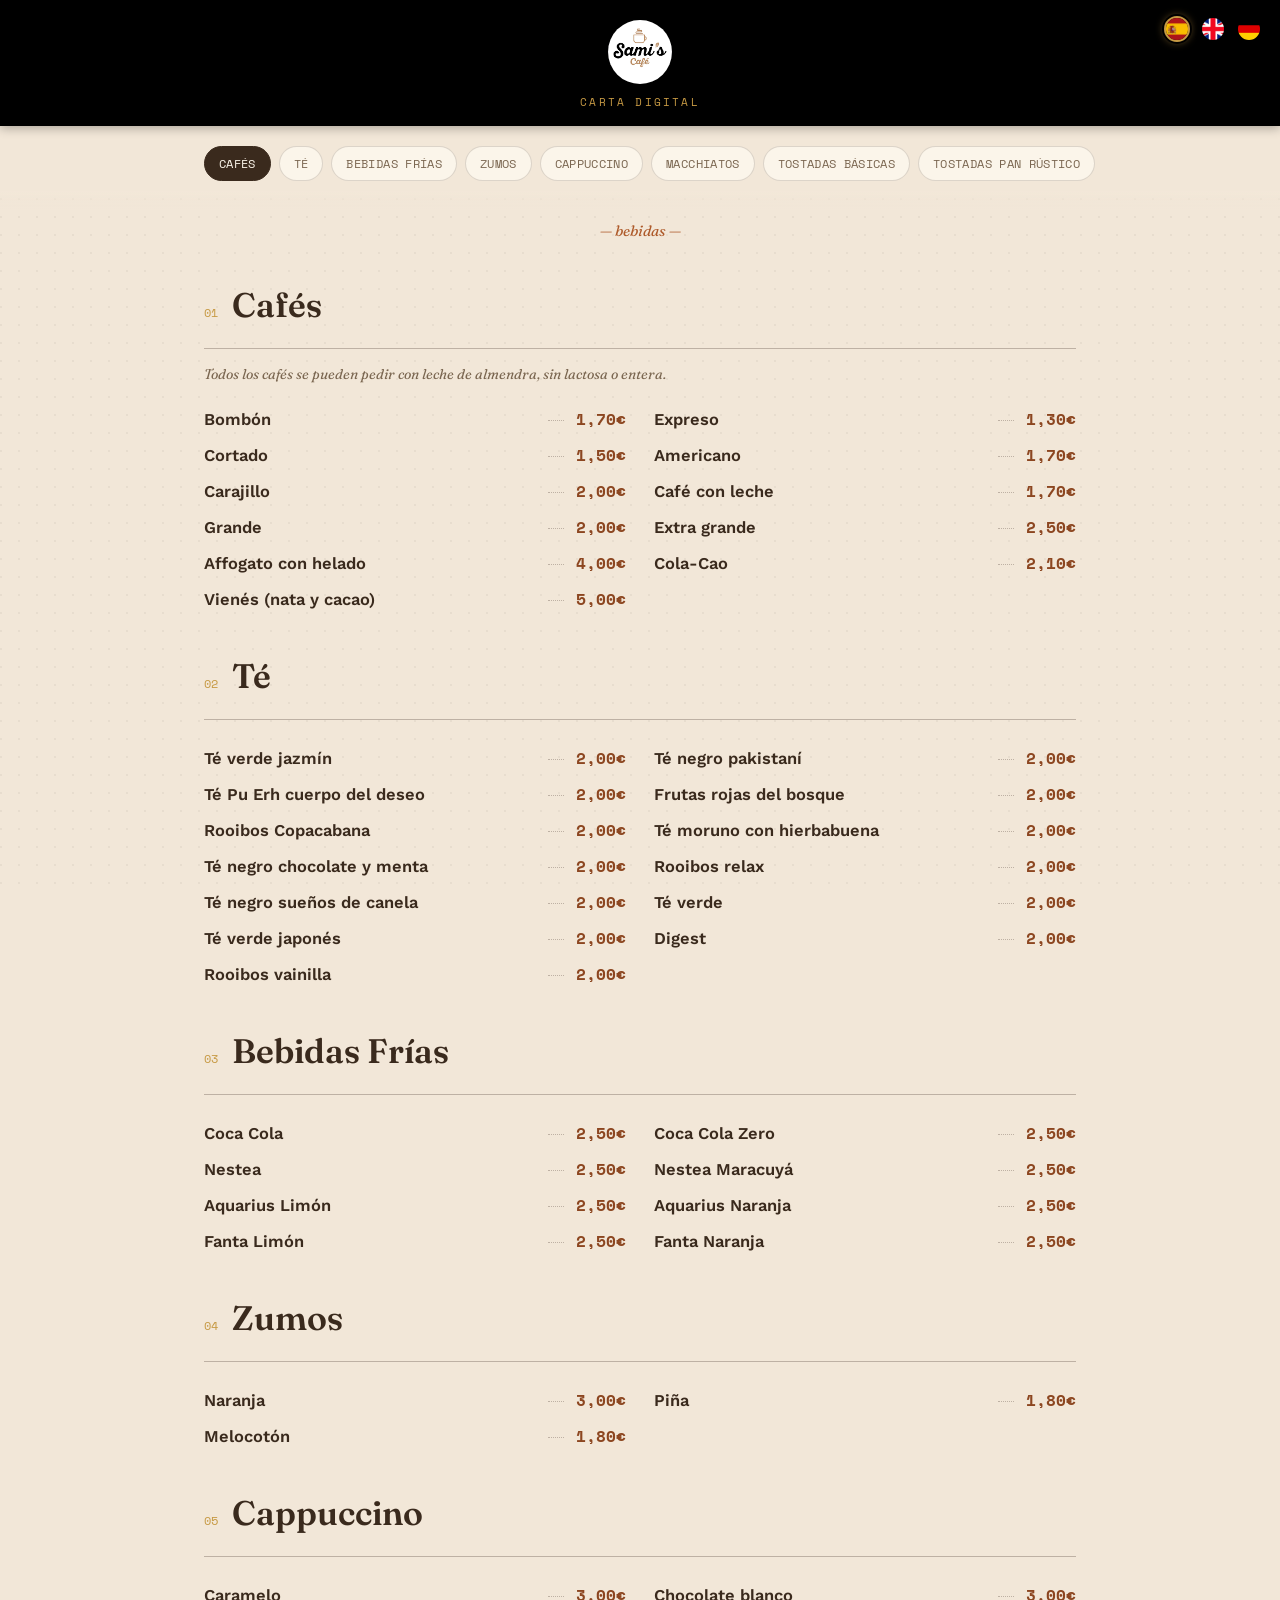
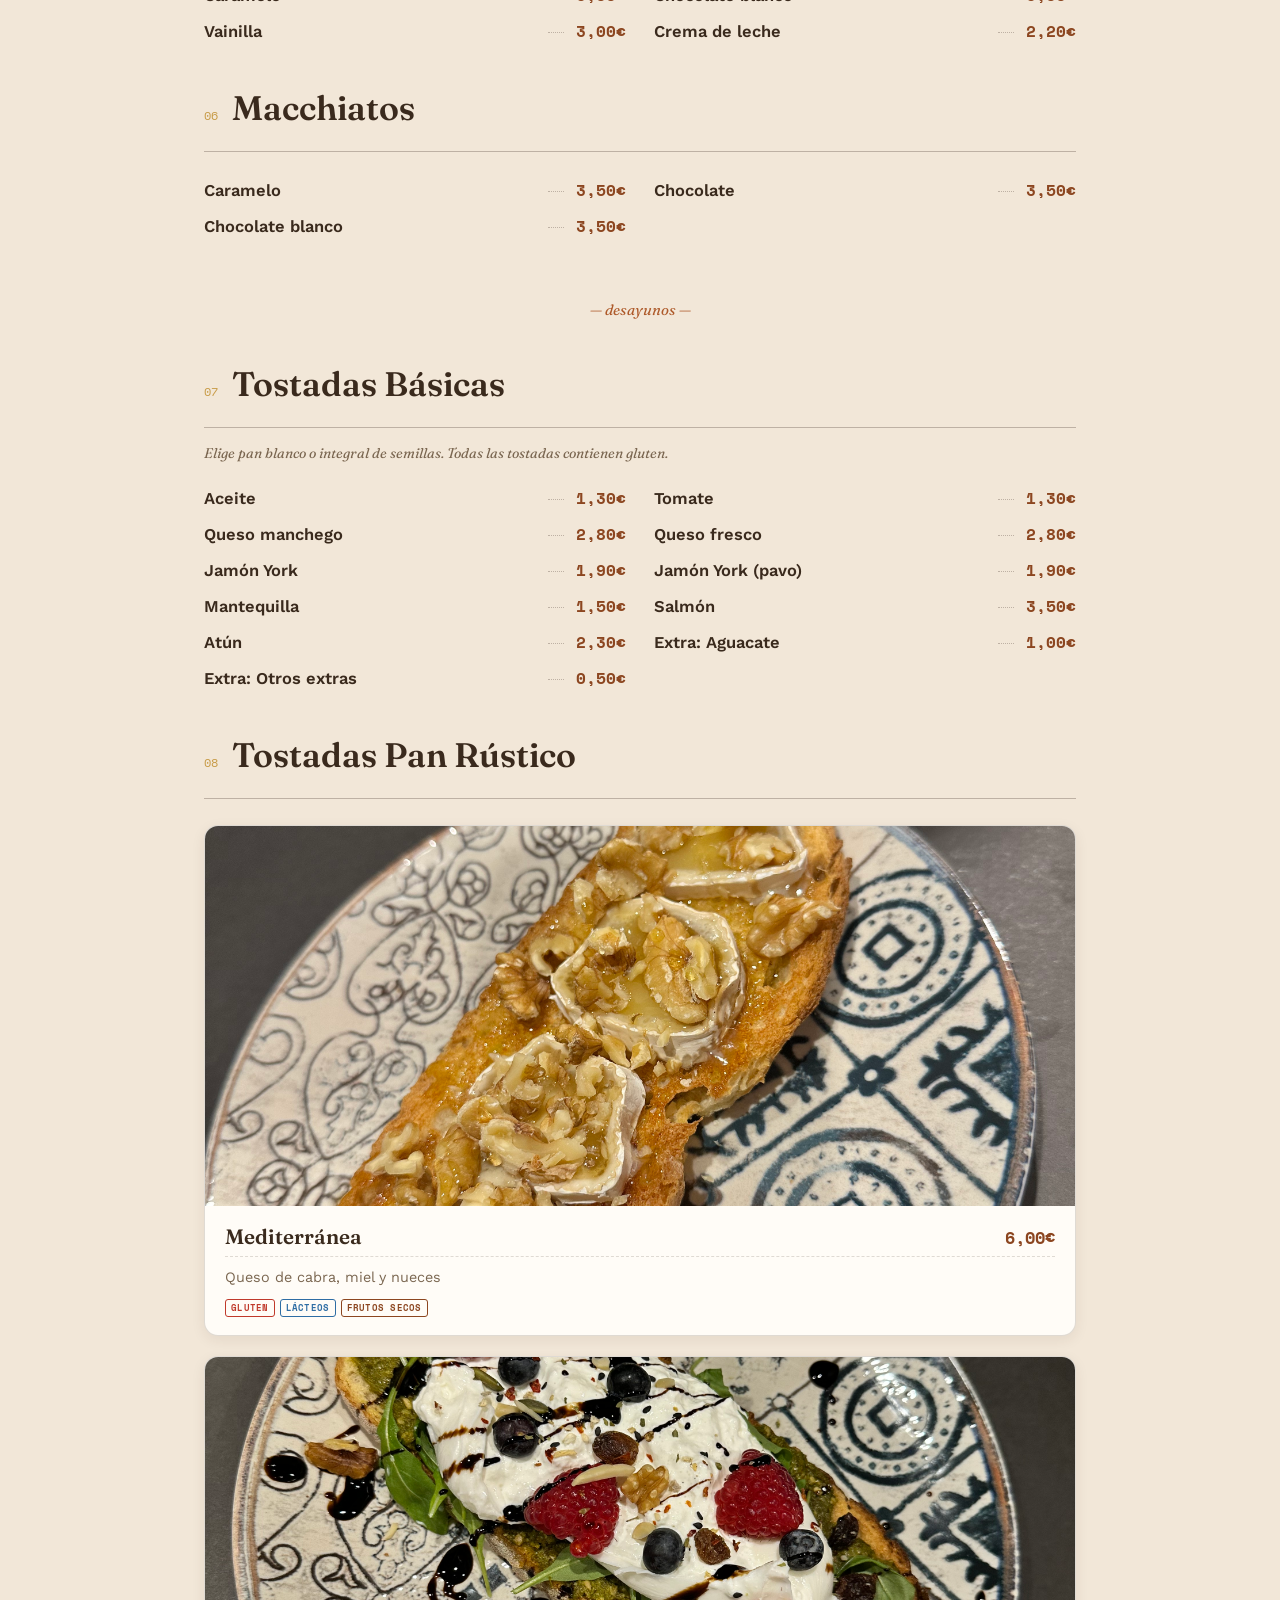
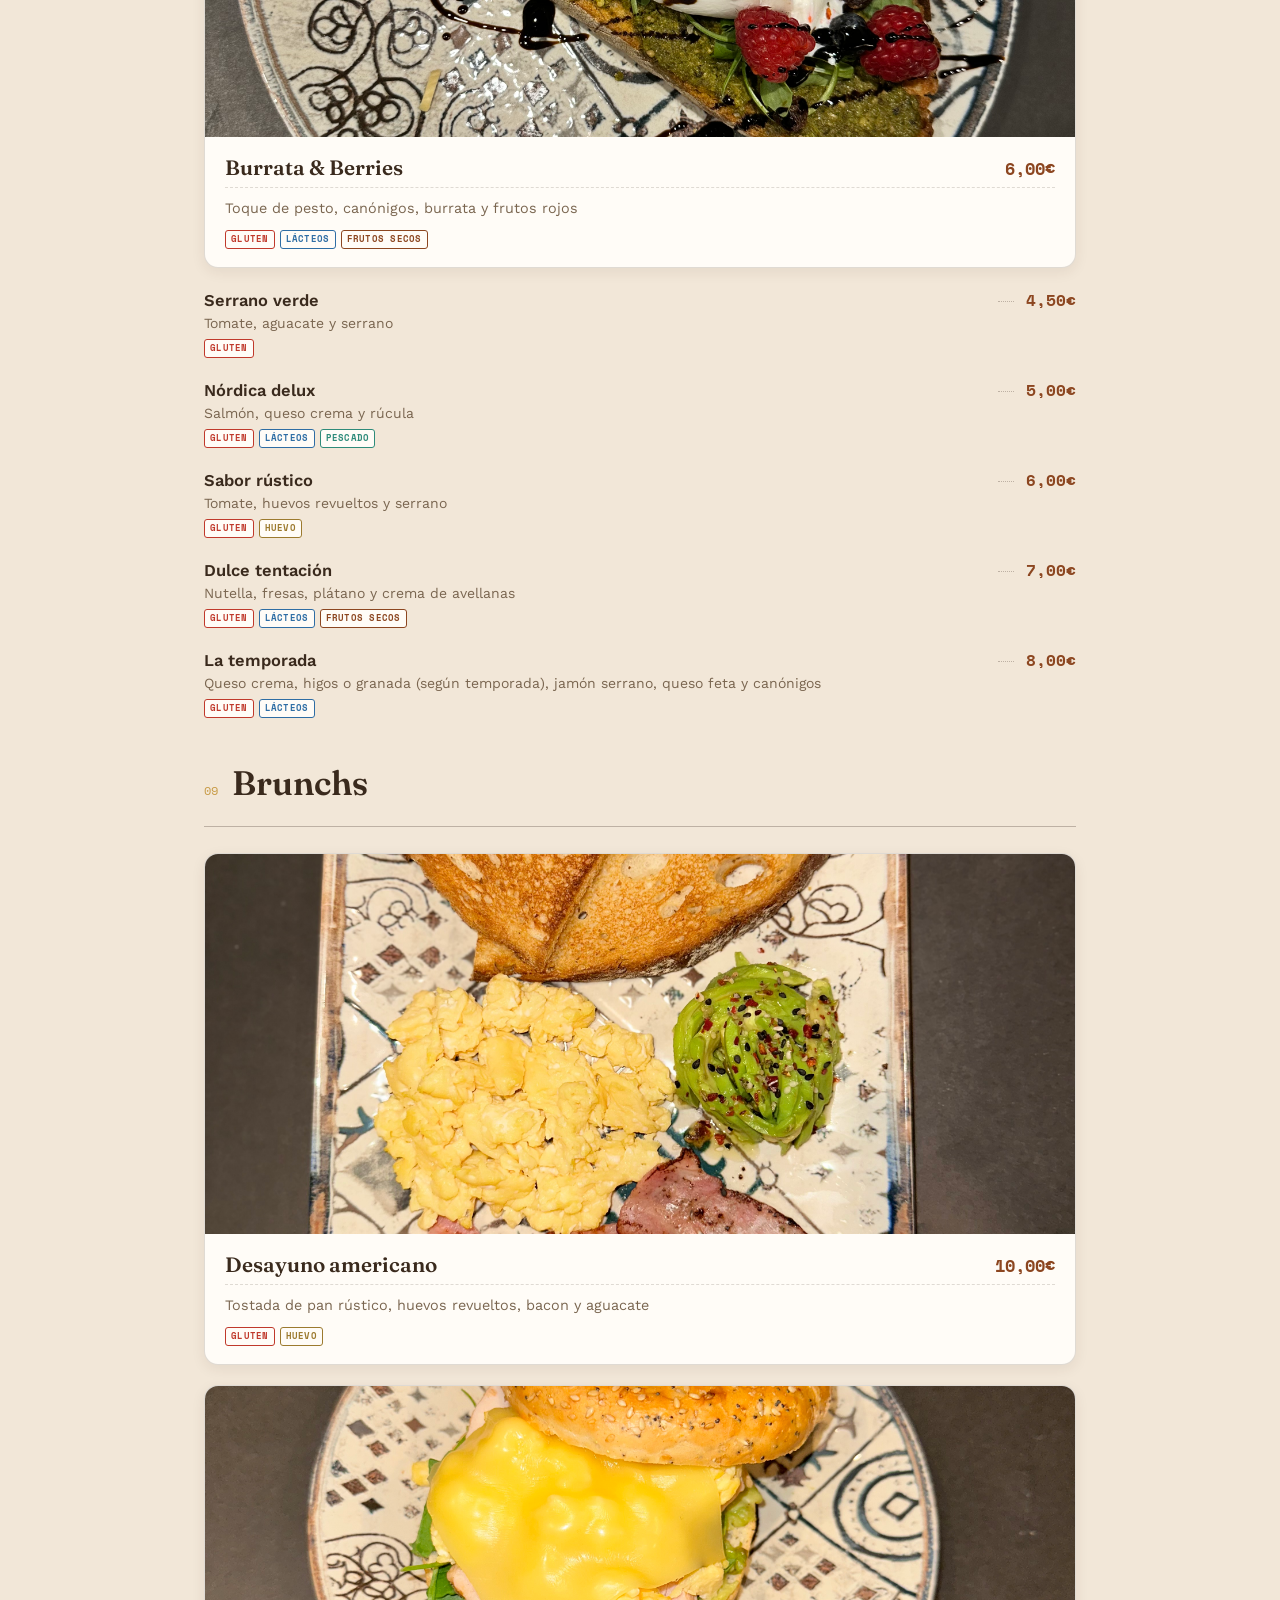
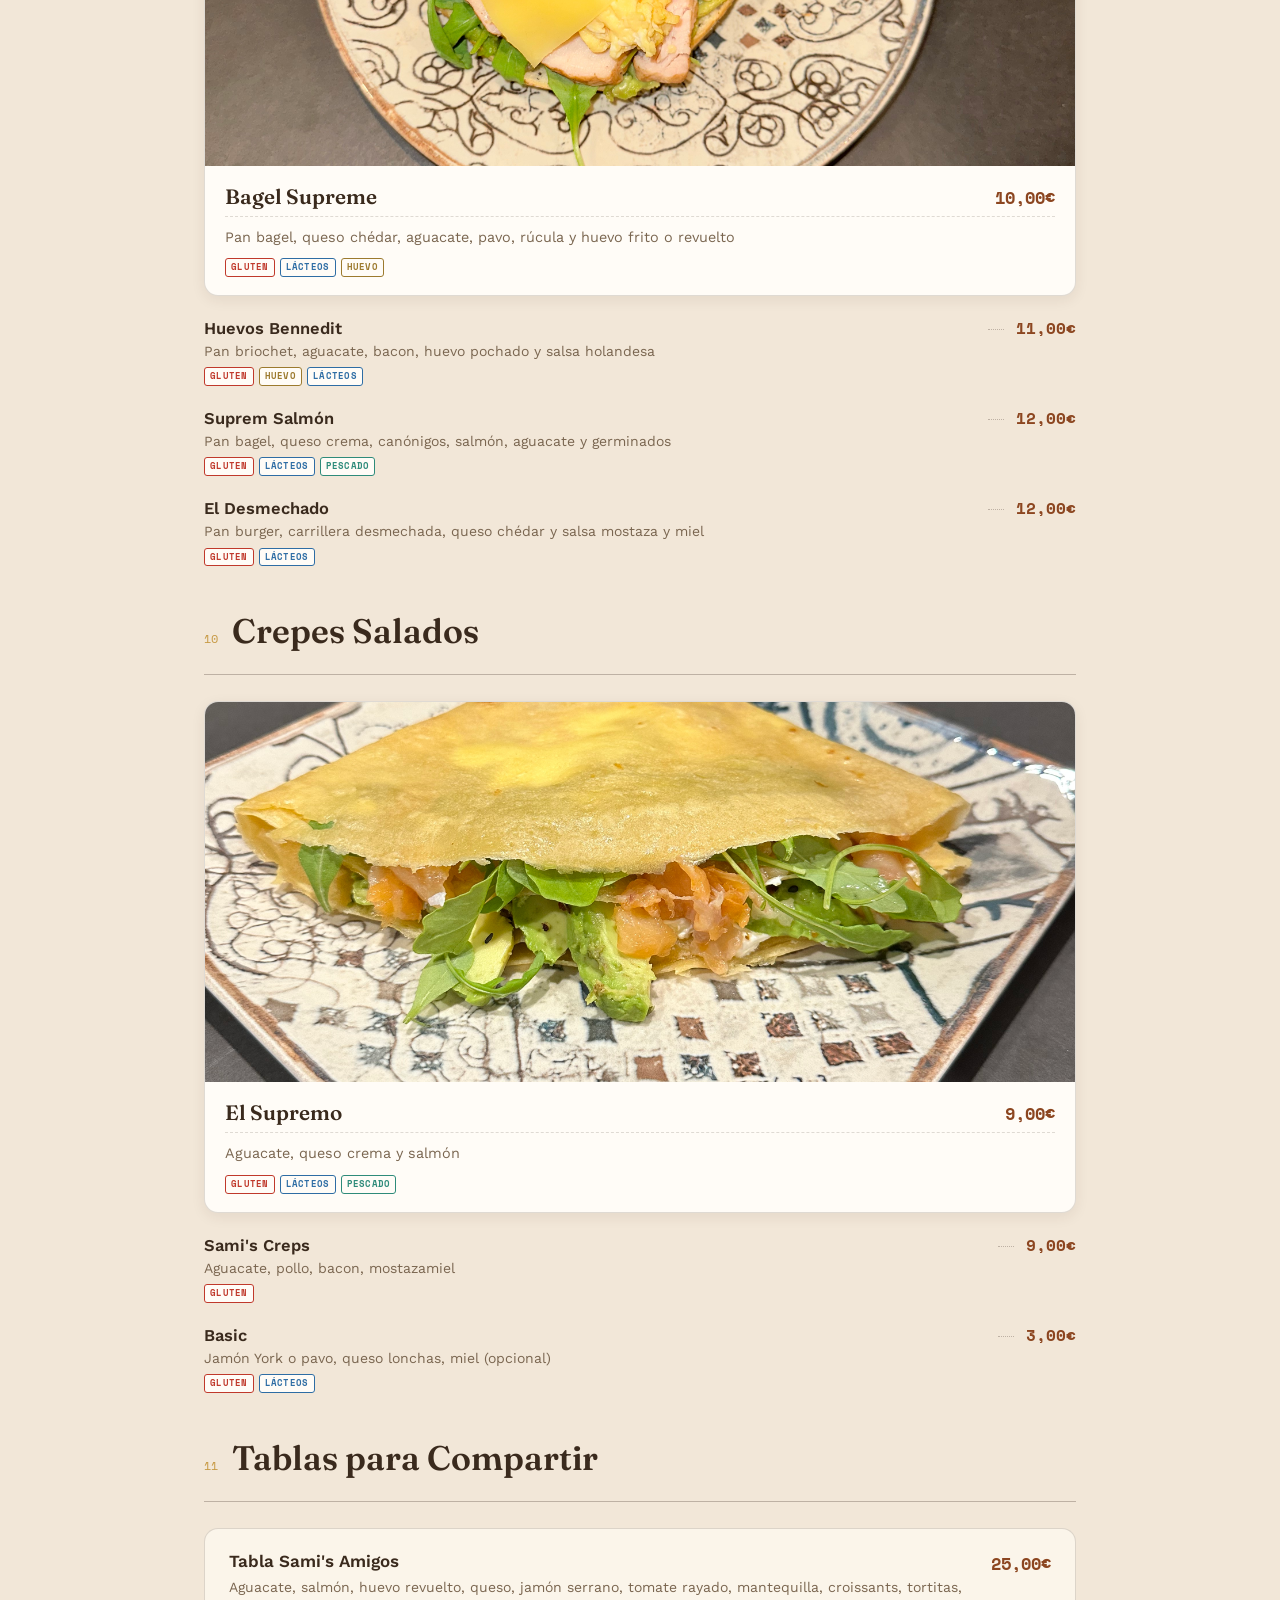
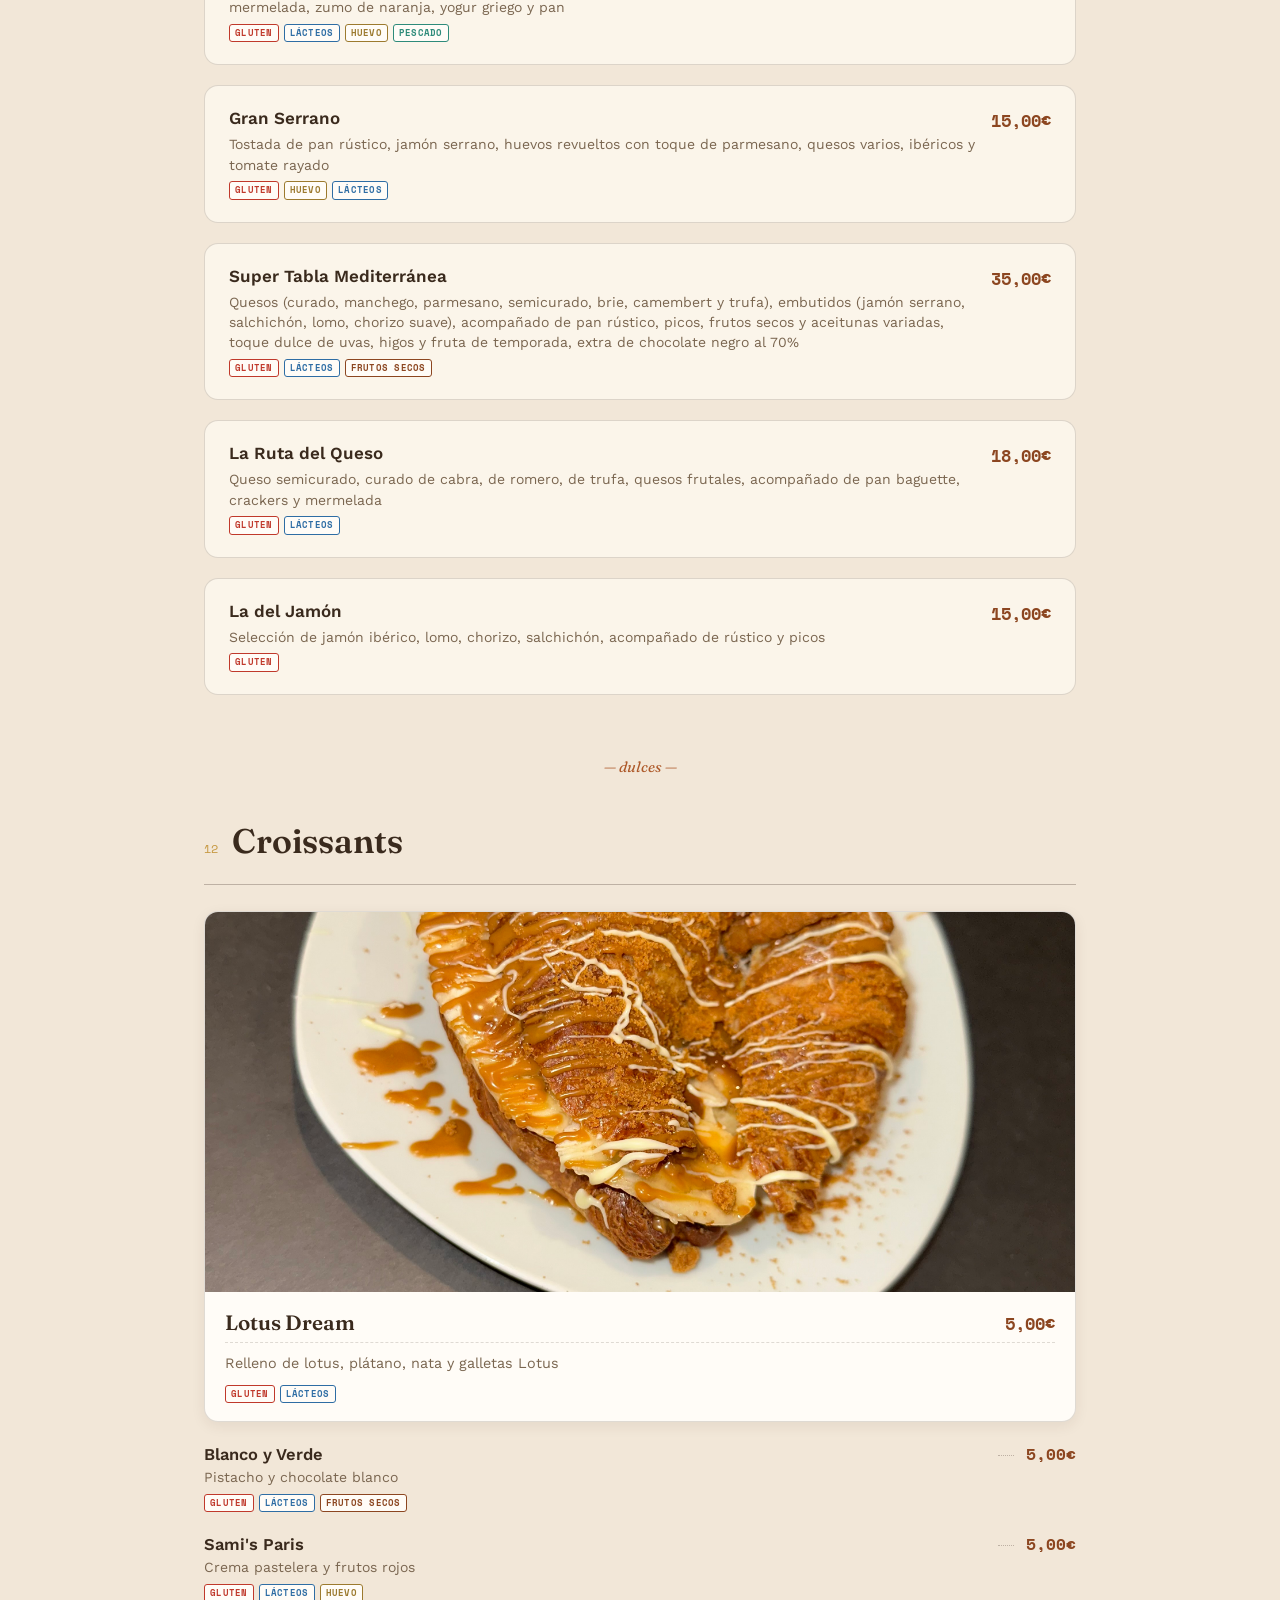
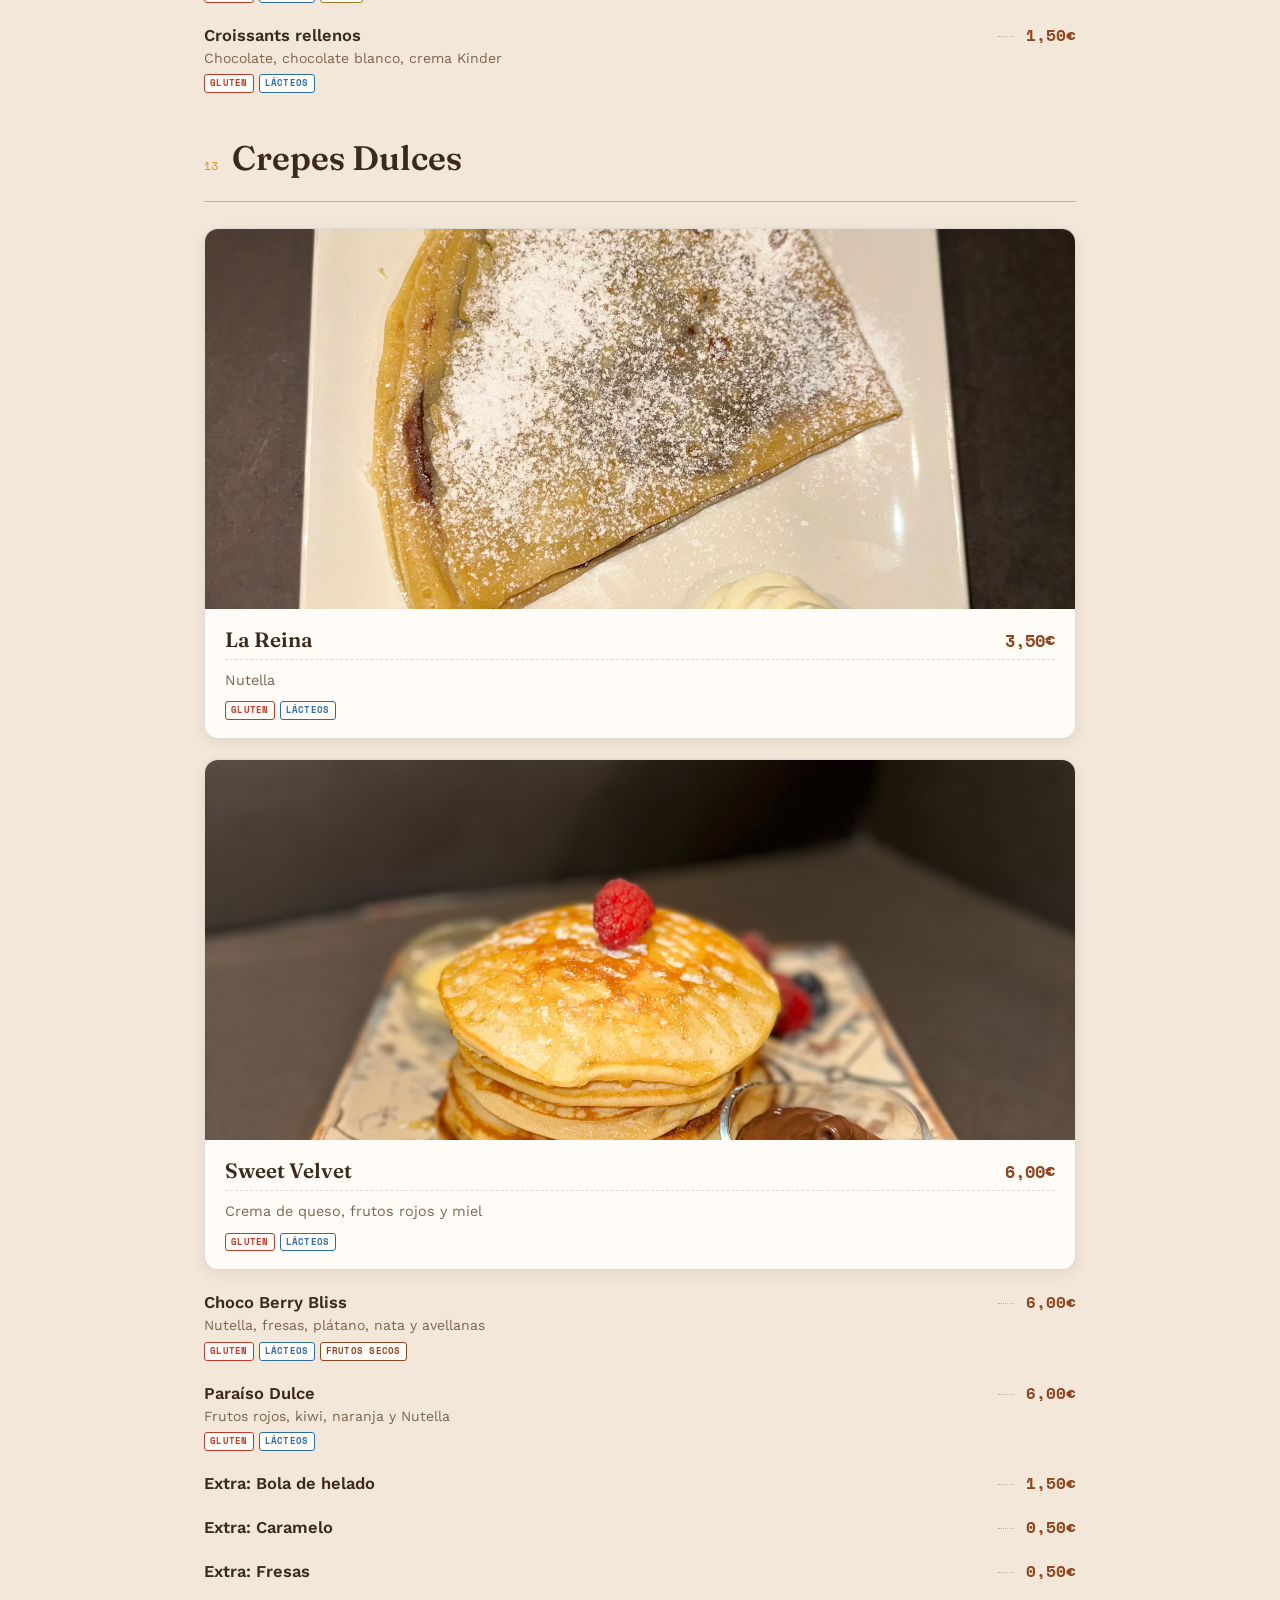
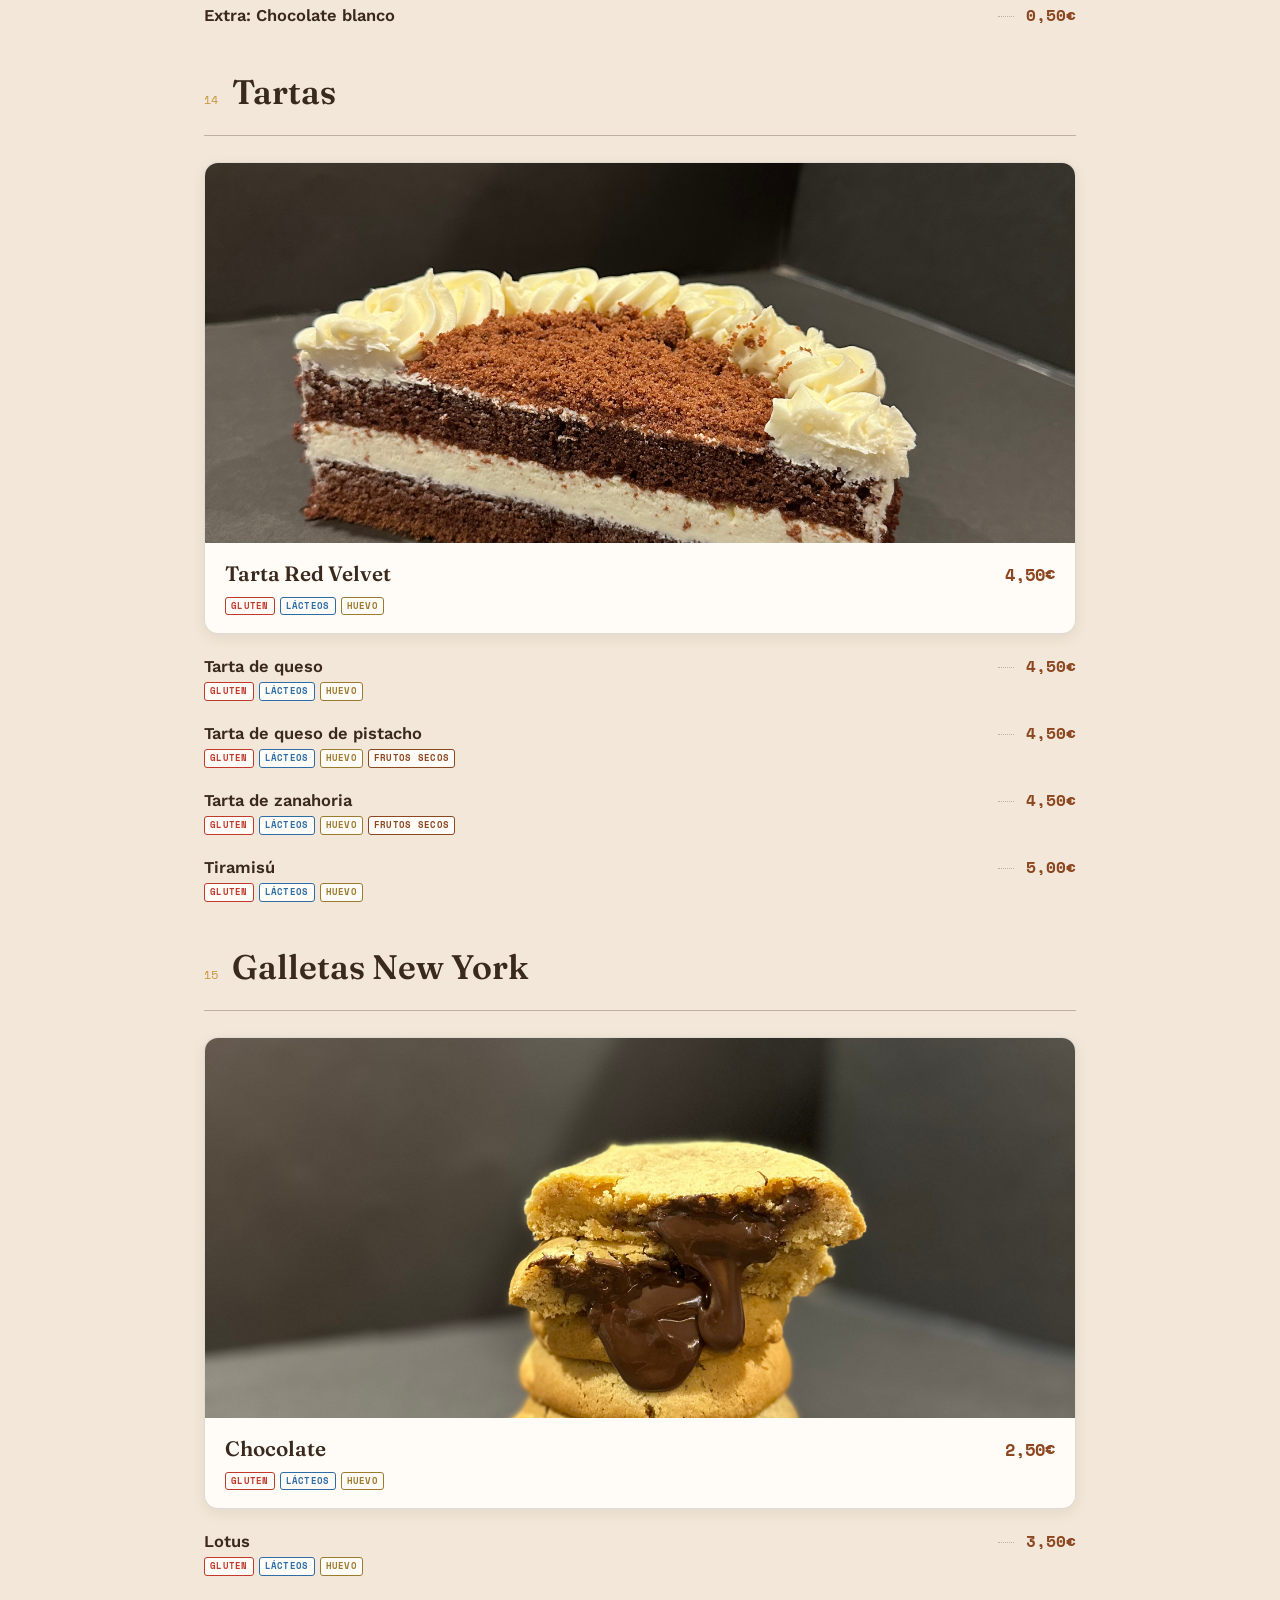
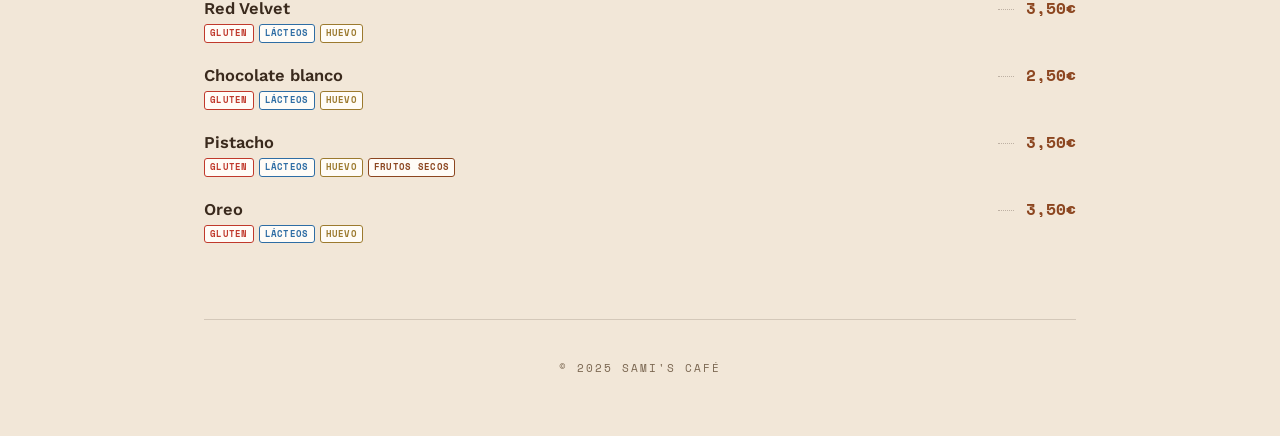
<file: index.html>
<!DOCTYPE html>
<html lang="es">

<head>
    <meta charset="UTF-8">
    <meta name="viewport" content="width=device-width, initial-scale=1.0">
    <title>Sami's Café &amp; Desayunos — Carta</title>
    <link rel="shortcut icon" href="img/logo.png" type="image/x-icon">
    <link rel="preconnect" href="https://fonts.googleapis.com">
    <link rel="preconnect" href="https://fonts.gstatic.com" crossorigin>
    <link
        href="https://fonts.googleapis.com/css2?family=Fraunces:opsz,wght@9..144,400;9..144,500;9..144,600;9..144,700&family=Space+Mono:wght@400;700&family=Work+Sans:wght@400;500;600&display=swap"
        rel="stylesheet">
    <link rel="stylesheet" href="style.css">
</head>

<body>

    <header>
        <div class="lang-selector">
            <a href="index.html" class="lang-link active" title="Español"><img src="img/flags/es.webp" alt="ES"></a>
            <a href="menu-en.html" class="lang-link" title="English"><img src="img/flags/en.webp" alt="EN"></a>
            <a href="menu-de.html" class="lang-link" title="Deutsch"><img src="img/flags/de.webp" alt="DE"></a>
        </div>
        <img src="img/logo.png" alt="Sami's Café" class="logo">
        <p class="header-tagline">Carta Digital</p>
    </header>

    <div class="nav-outer">
        <nav class="category-nav" id="categoryNav" aria-label="Categorías de la carta"></nav>
    </div>

    <div class="wrap">
        <main id="menuContainer"></main>

        <footer>
            <p>&copy; 2025 Sami's Café</p>
        </footer>
    </div>

    <script src="menu-data.js"></script>
    <script src="menu-render.js"></script>
</body>

</html>
</file>
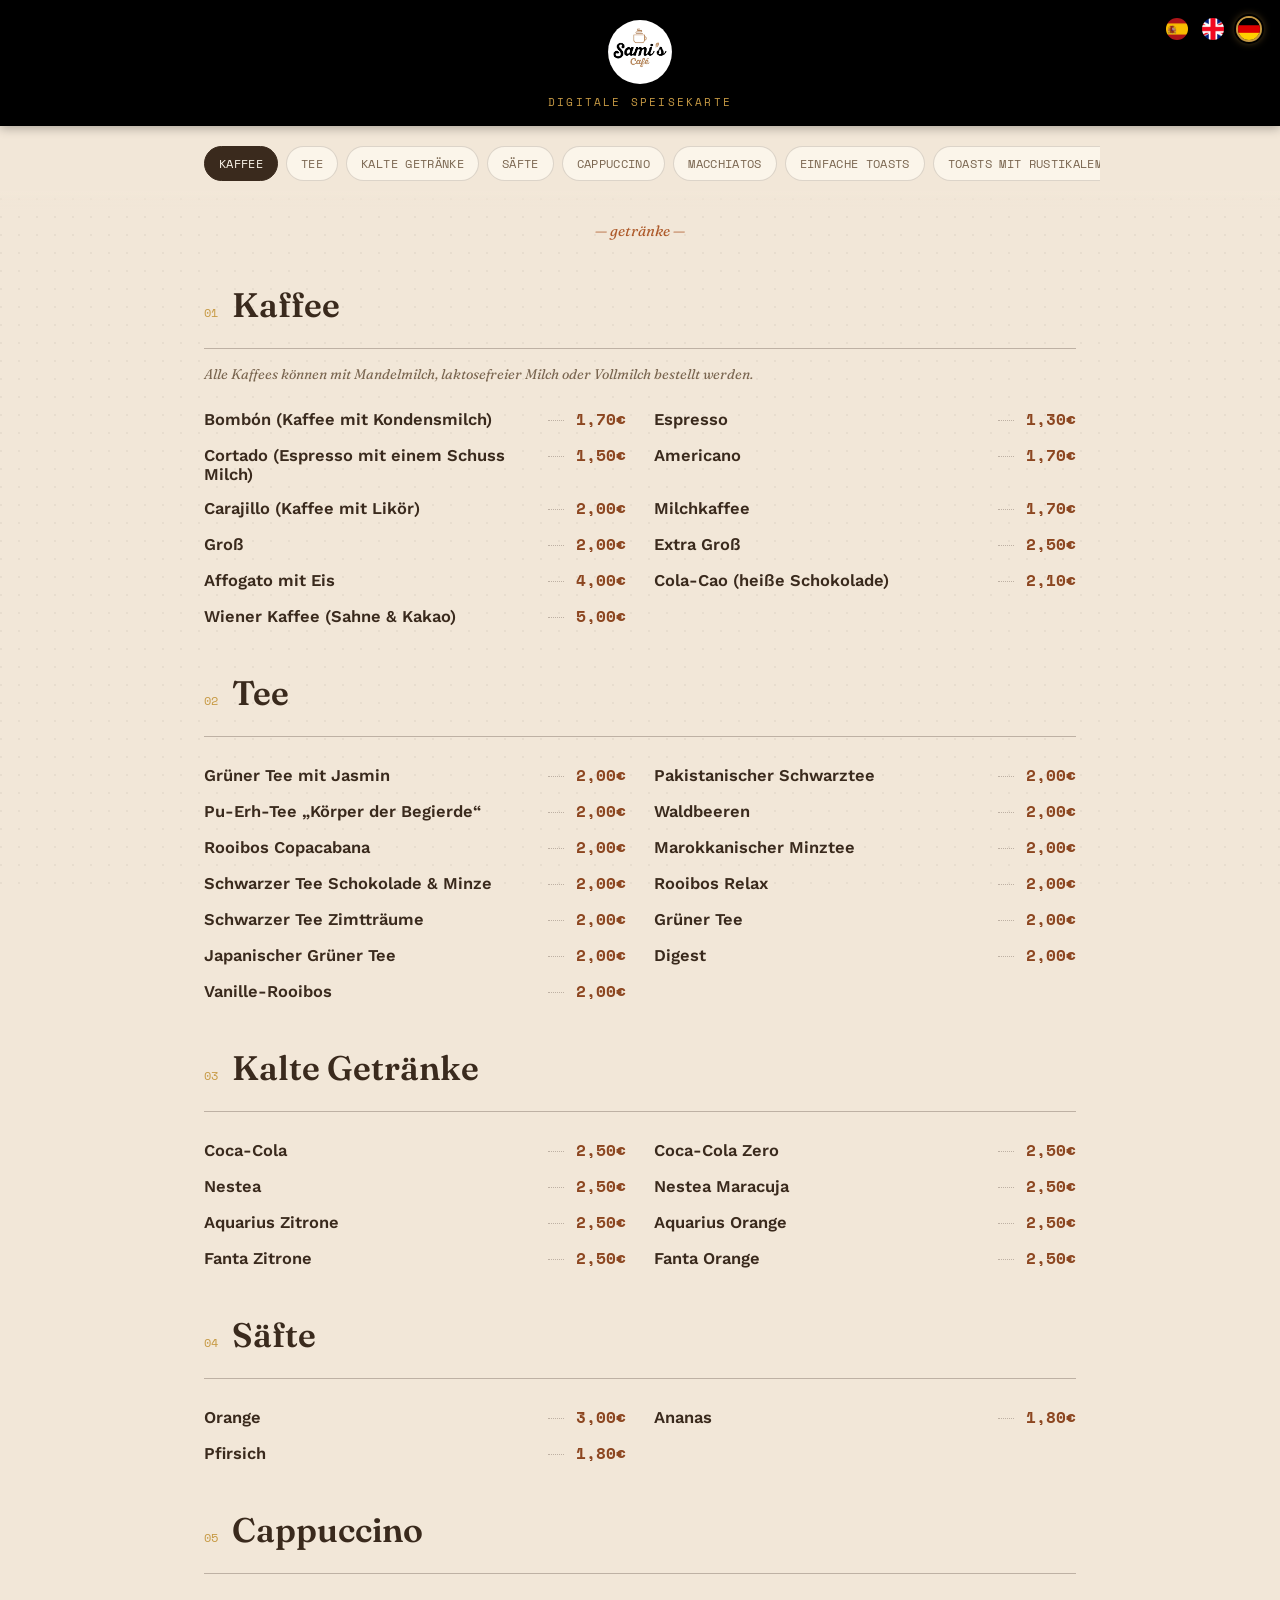
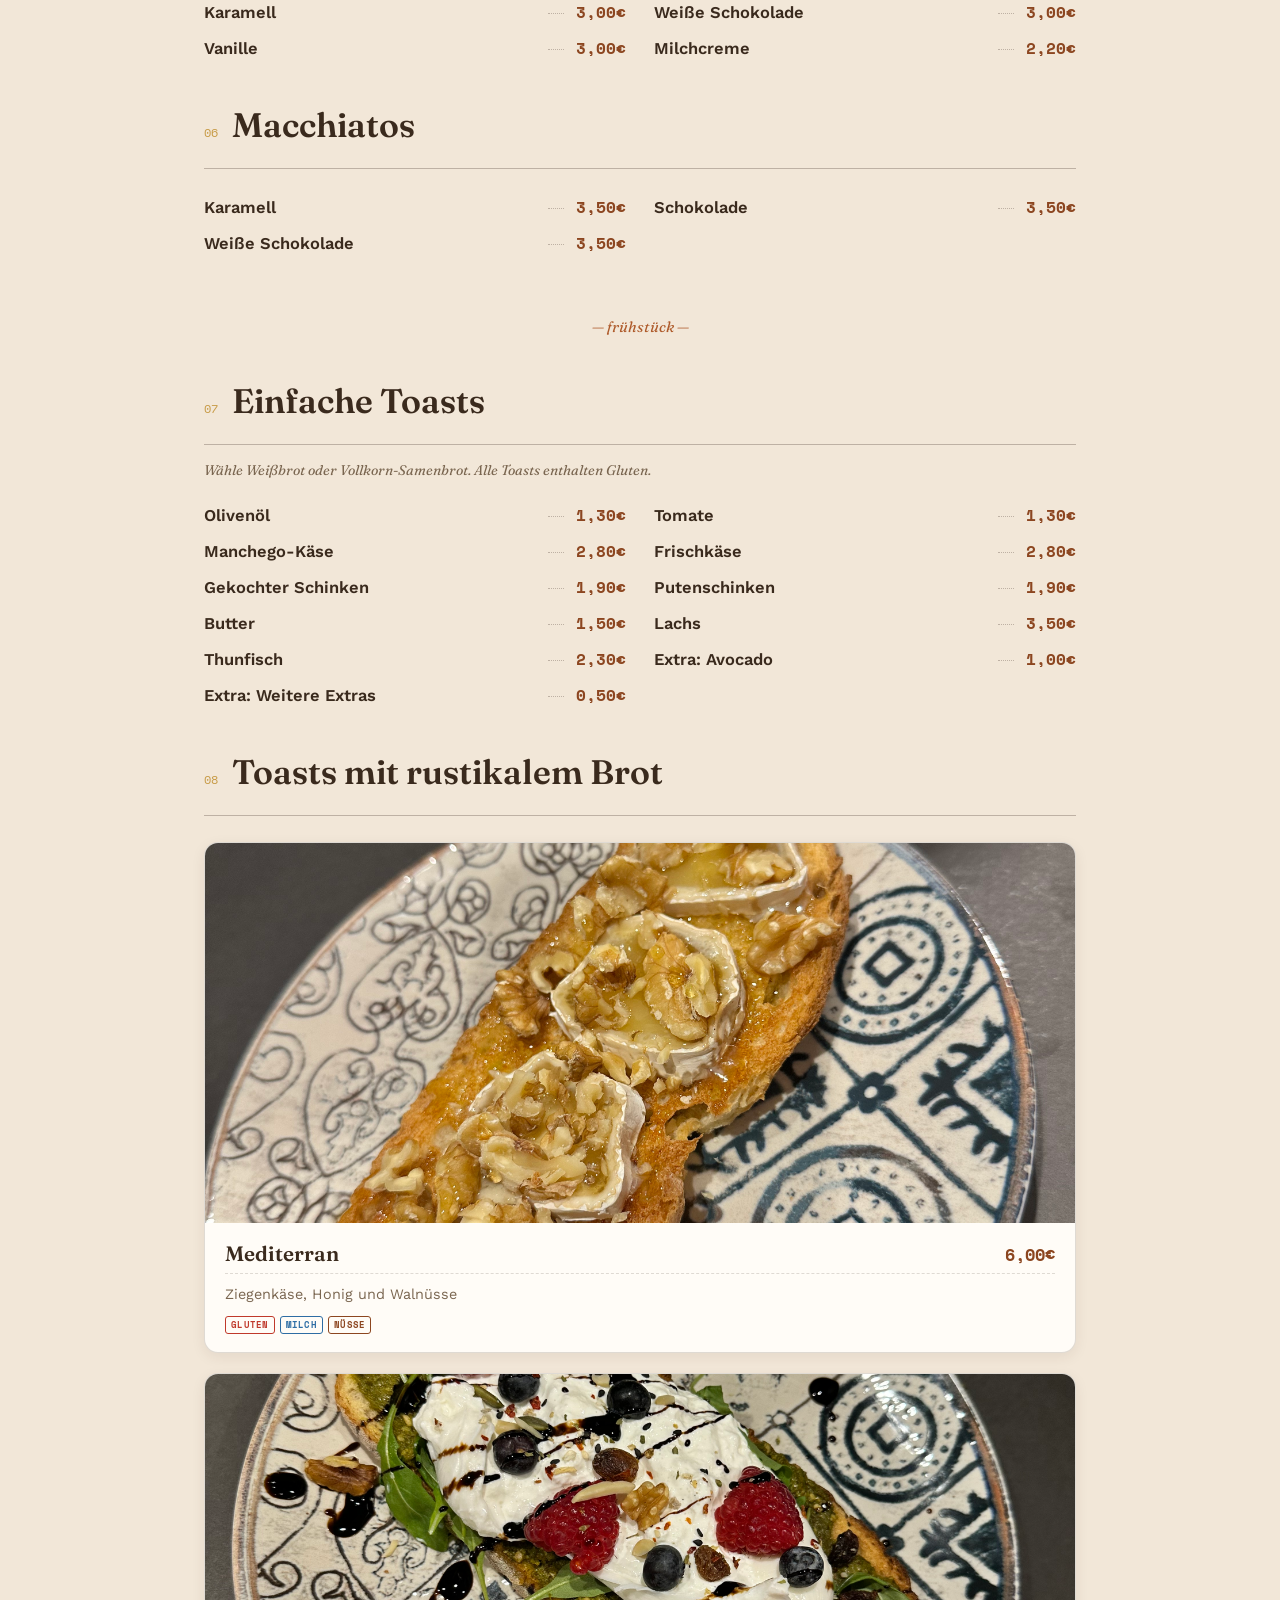
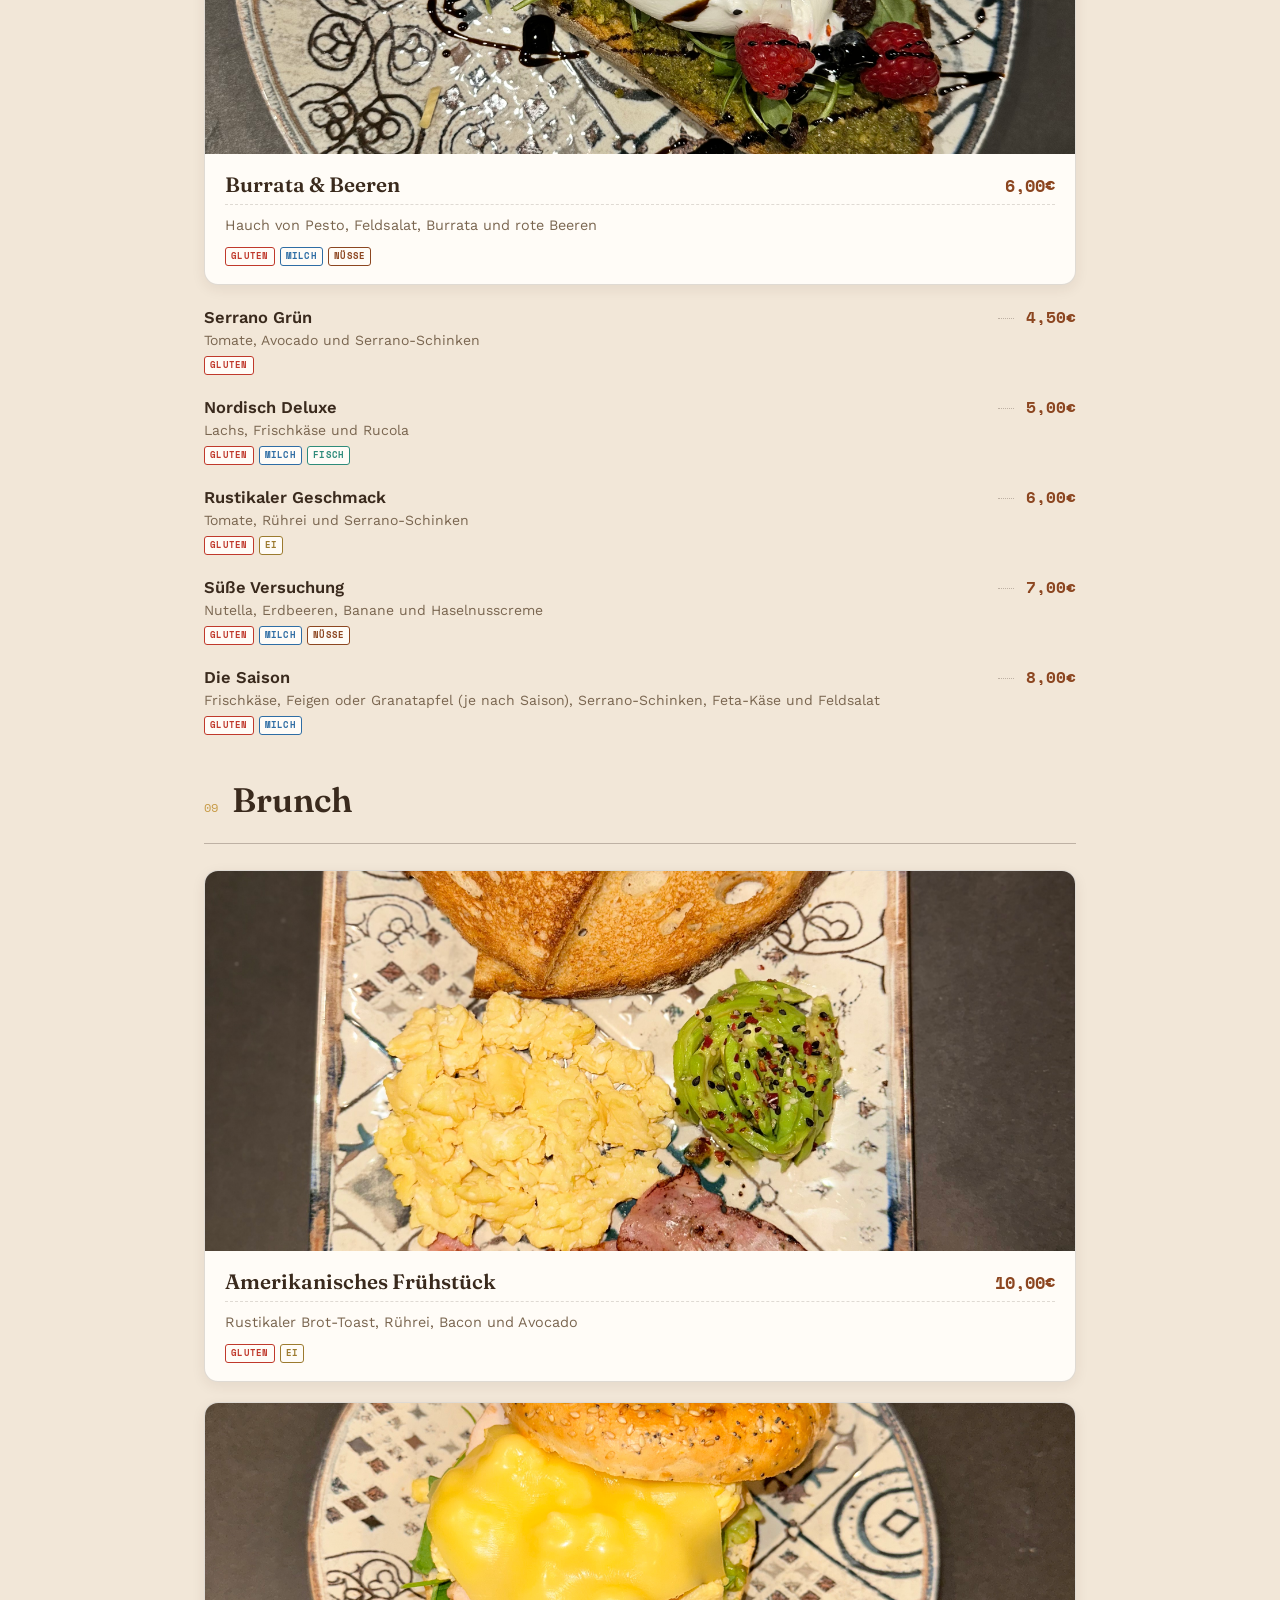
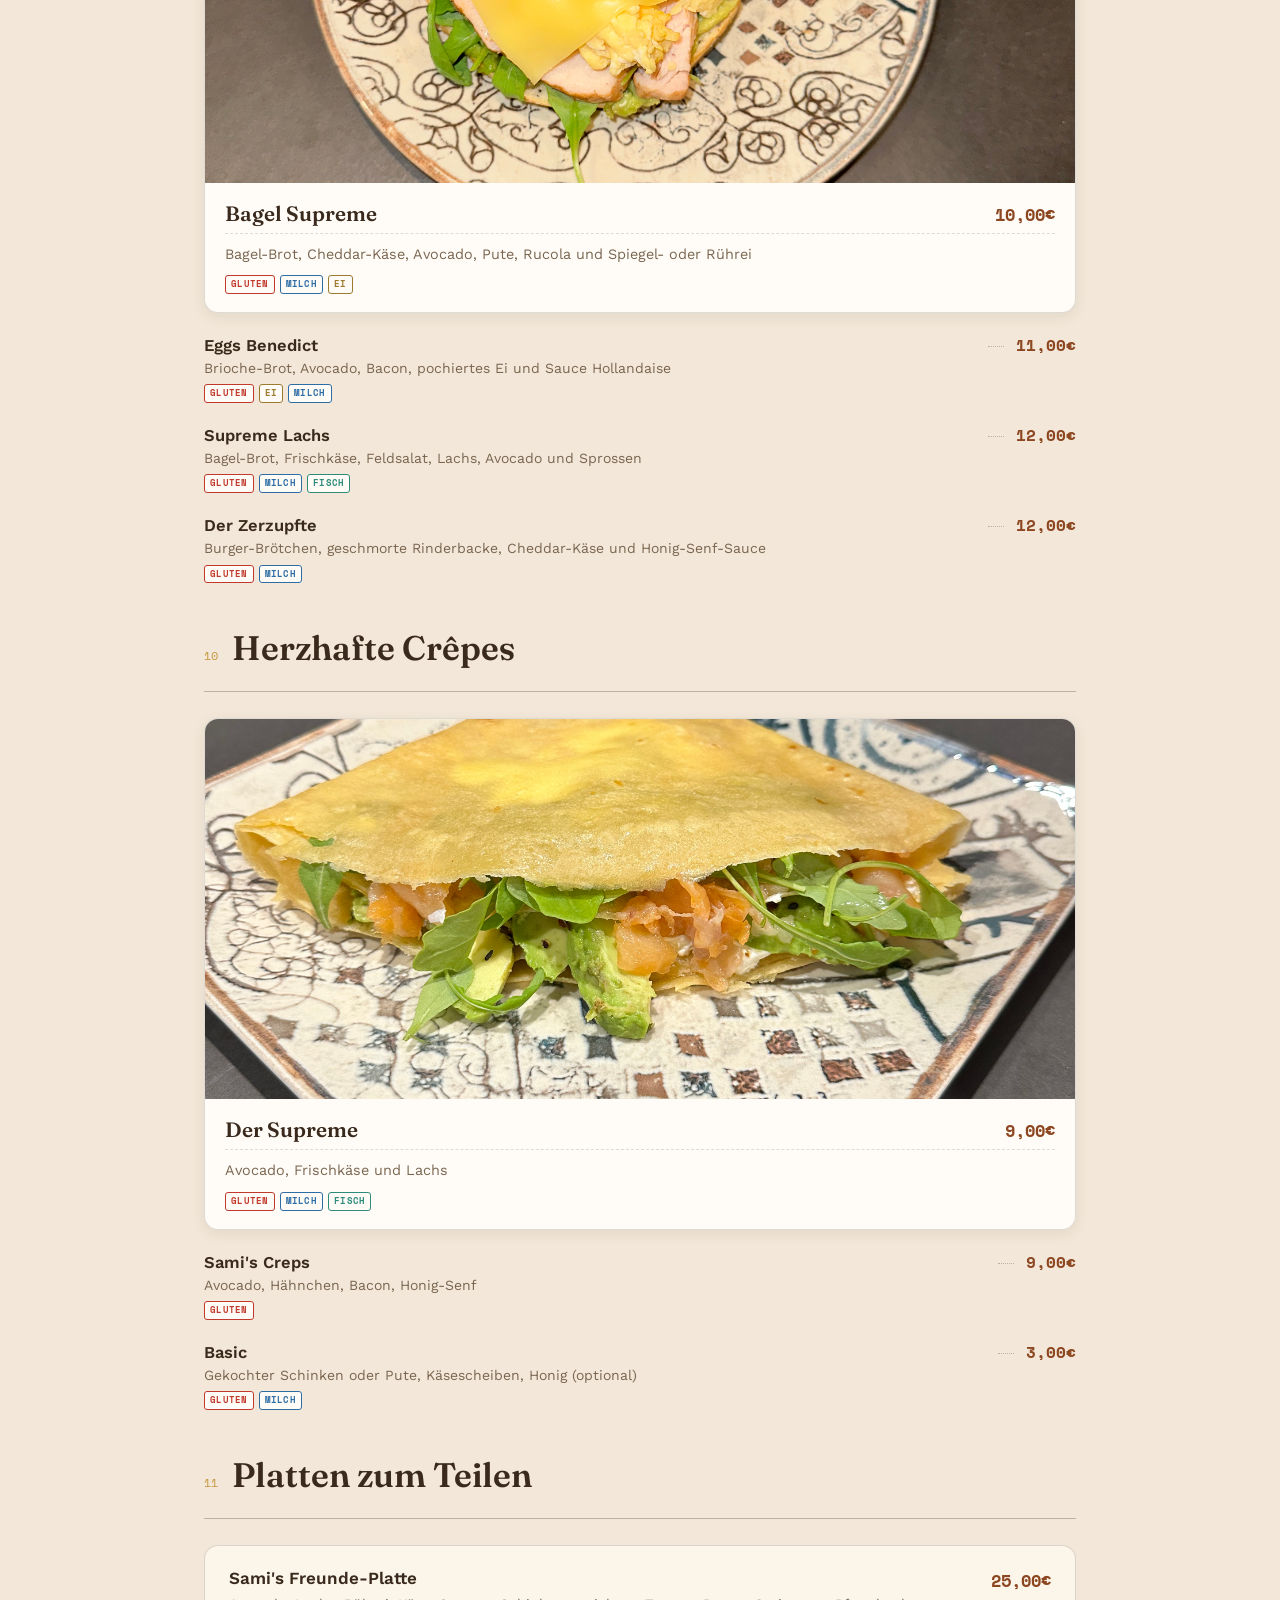
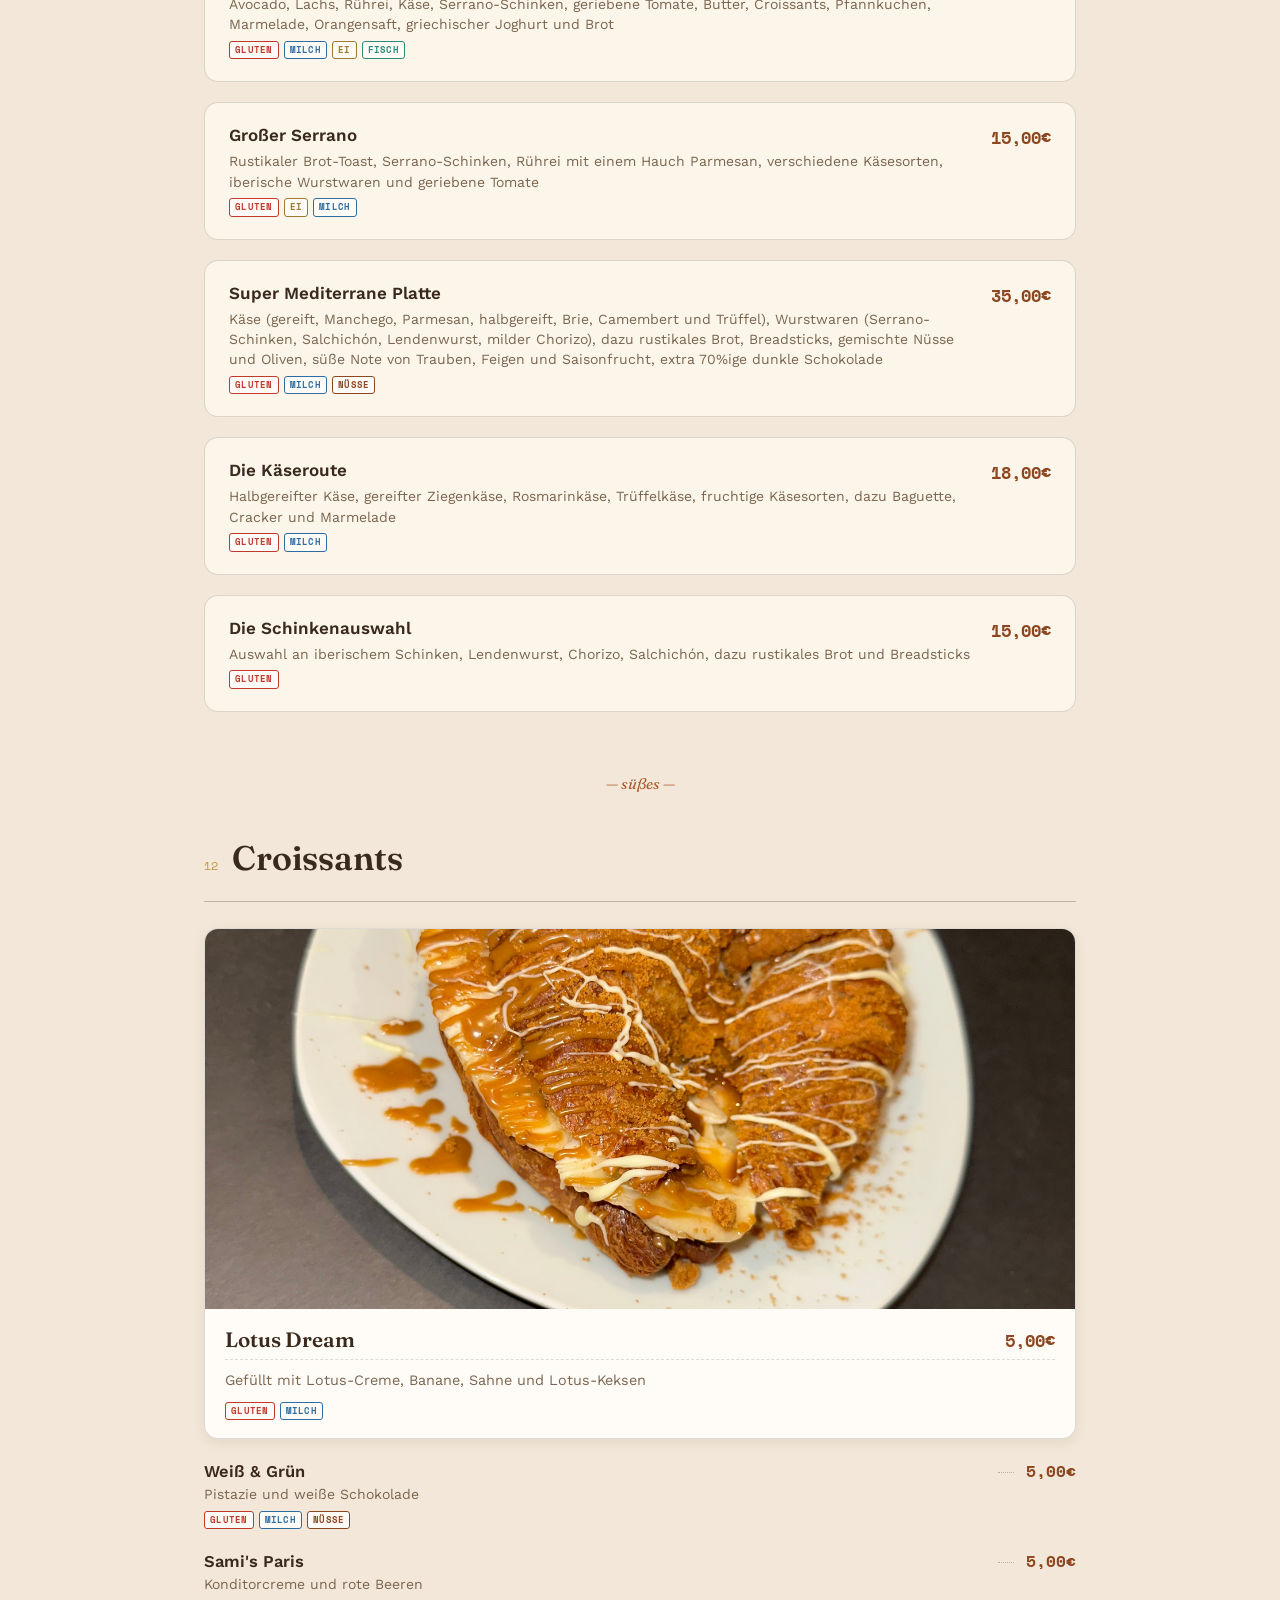
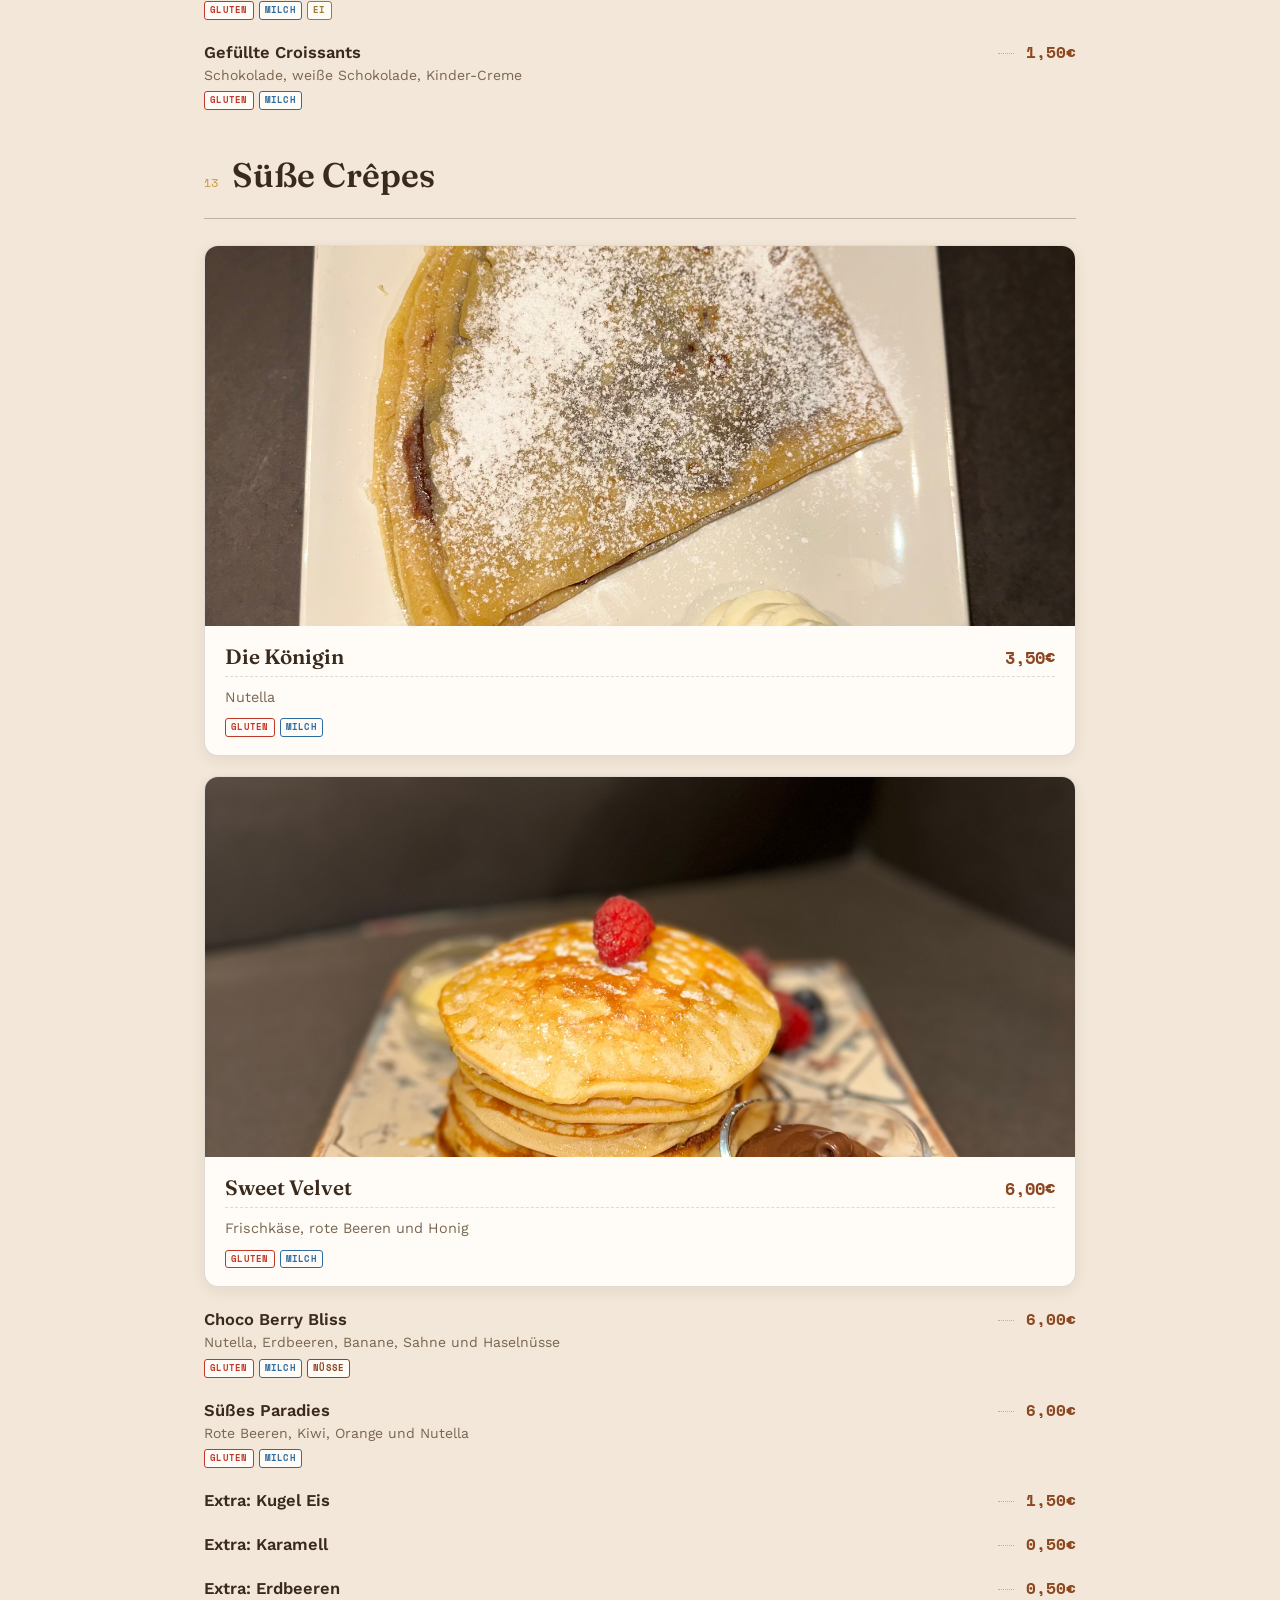
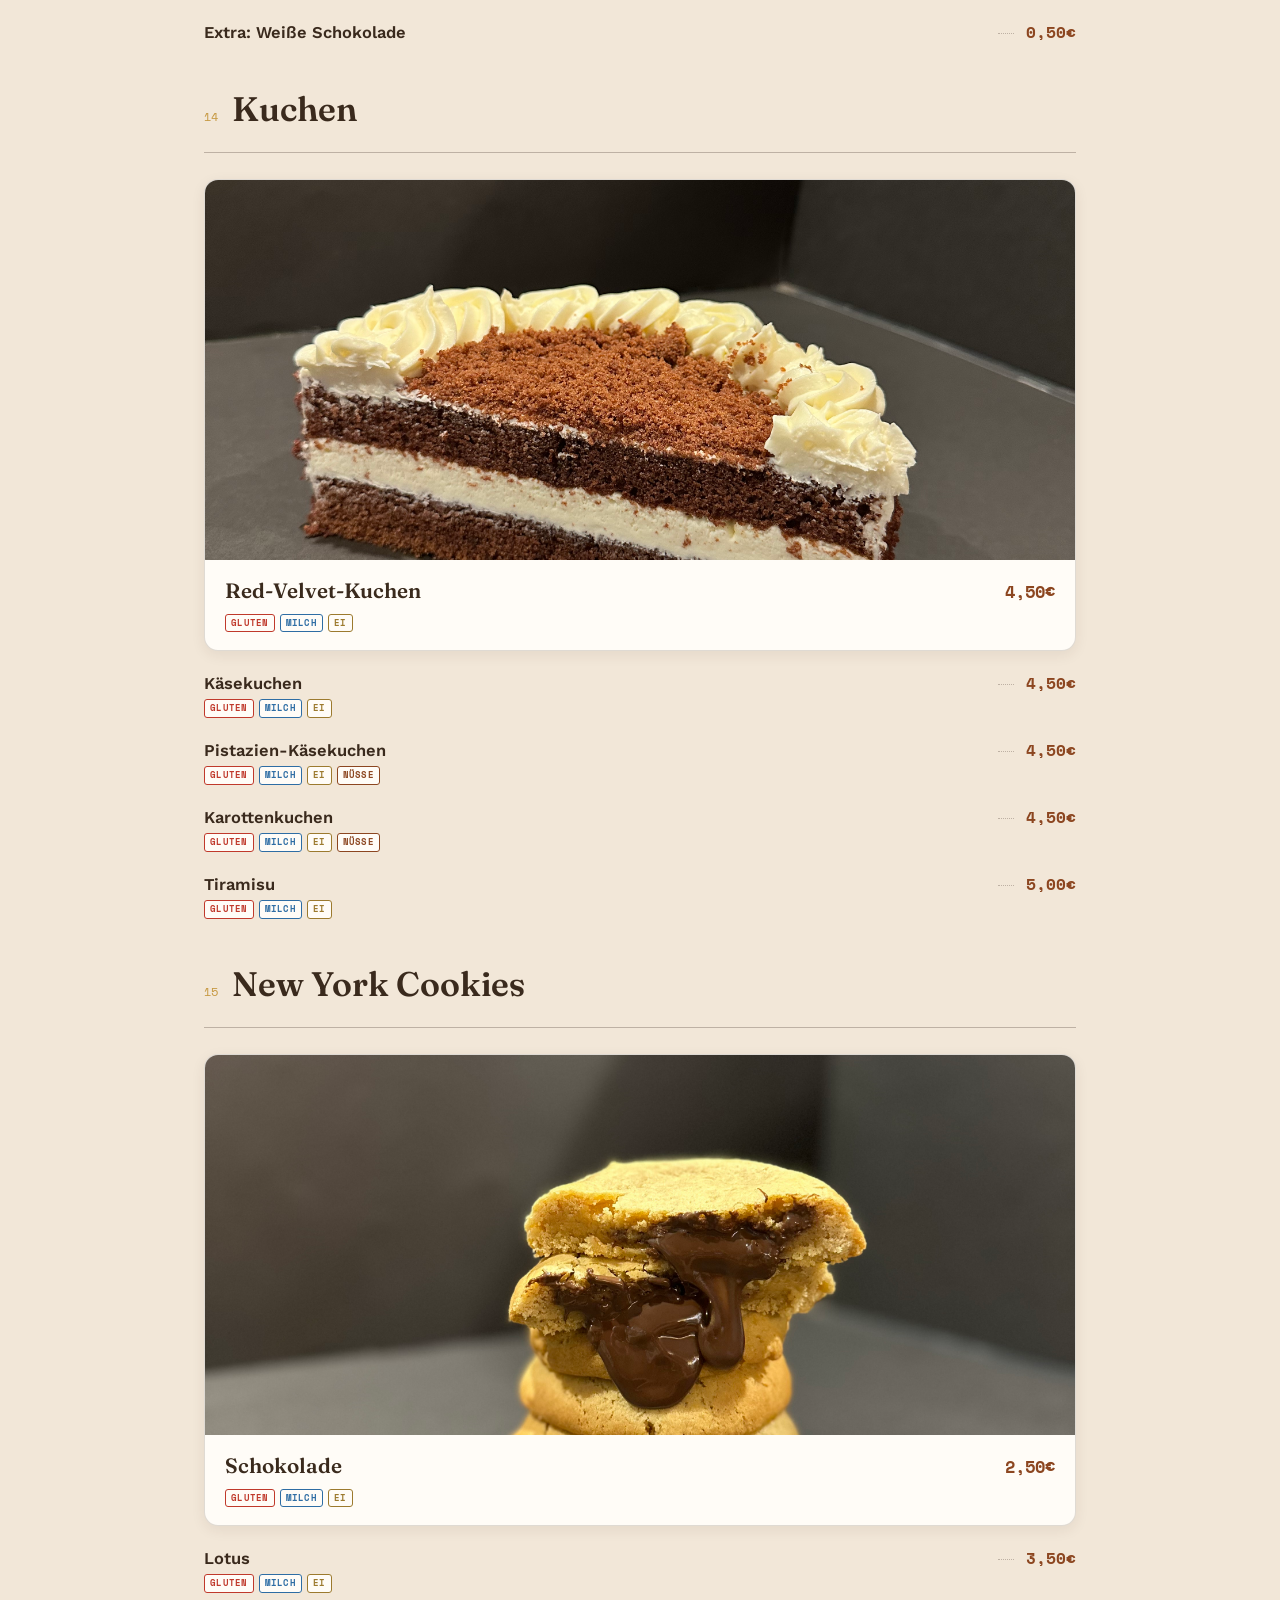
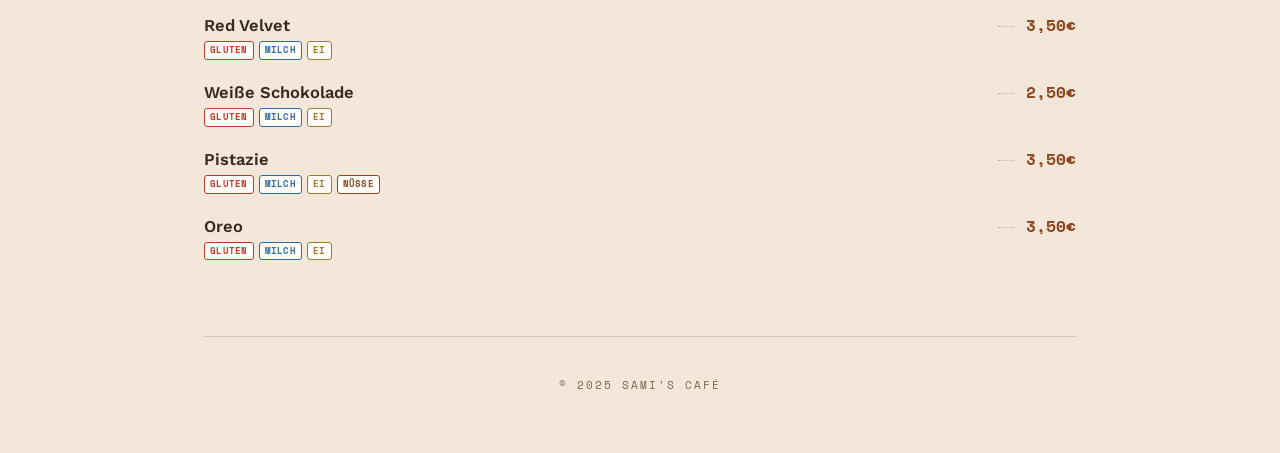
<file: menu-de.html>
<!DOCTYPE html>
<html lang="de">

<head>
    <meta charset="UTF-8">
    <meta name="viewport" content="width=device-width, initial-scale=1.0">
    <title>Sami's Café &amp; Desayunos — Speisekarte</title>
    <link rel="shortcut icon" href="img/logo.png" type="image/x-icon">
    <link rel="preconnect" href="https://fonts.googleapis.com">
    <link rel="preconnect" href="https://fonts.gstatic.com" crossorigin>
    <link
        href="https://fonts.googleapis.com/css2?family=Fraunces:opsz,wght@9..144,400;9..144,500;9..144,600;9..144,700&family=Space+Mono:wght@400;700&family=Work+Sans:wght@400;500;600&display=swap"
        rel="stylesheet">
    <link rel="stylesheet" href="style.css">
</head>

<body>

    <header>
        <div class="lang-selector">
            <a href="index.html" class="lang-link" title="Español"><img src="img/flags/es.webp" alt="ES"></a>
            <a href="menu-en.html" class="lang-link" title="English"><img src="img/flags/en.webp" alt="EN"></a>
            <a href="menu-de.html" class="lang-link active" title="Deutsch"><img src="img/flags/de.webp" alt="DE"></a>
        </div>
        <img src="img/logo.png" alt="Sami's Café" class="logo">
        <p class="header-tagline">Digitale Speisekarte</p>
    </header>

    <div class="nav-outer">
        <nav class="category-nav" id="categoryNav" aria-label="Speisekarten-Kategorien"></nav>
    </div>

    <div class="wrap">
        <main id="menuContainer"></main>

        <footer>
            <p>&copy; 2025 Sami's Café</p>
        </footer>
    </div>

    <script src="menu-data-de.js"></script>
    <script src="menu-render.js"></script>
</body>

</html>
</file>
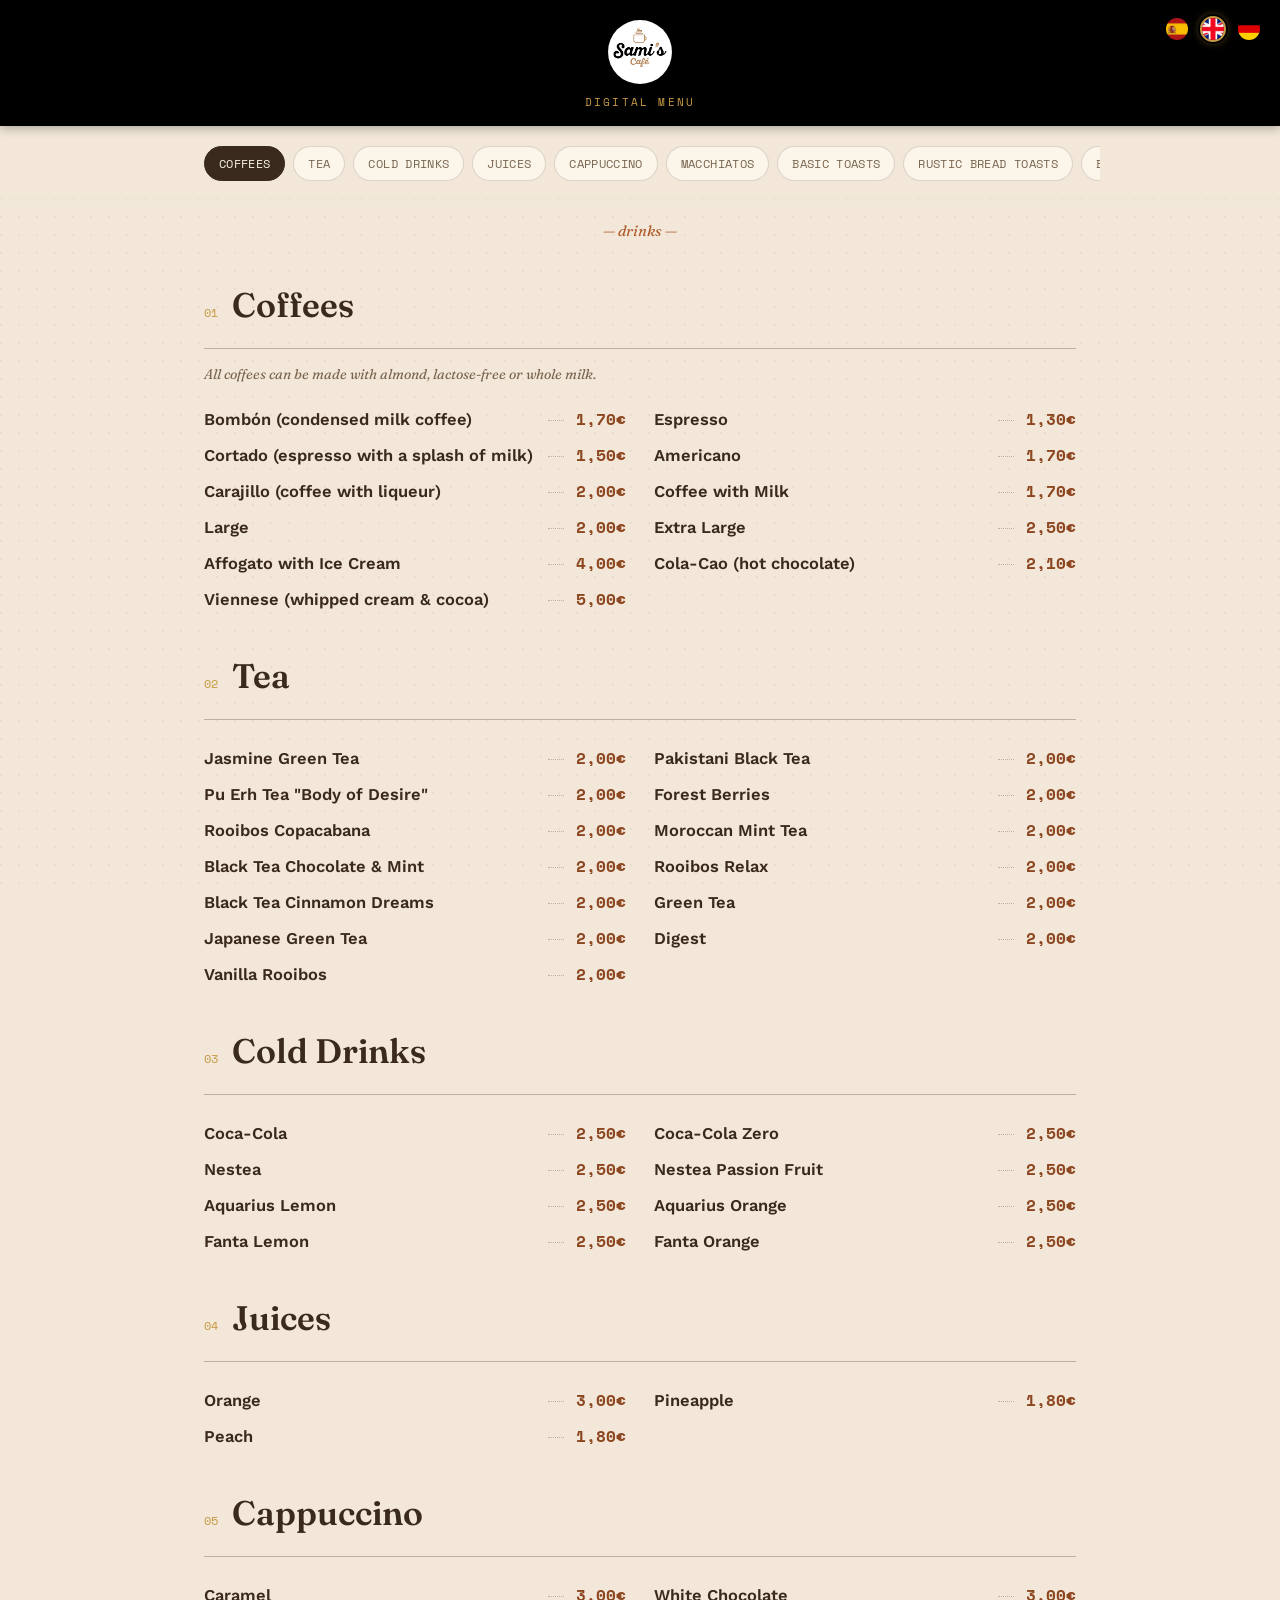
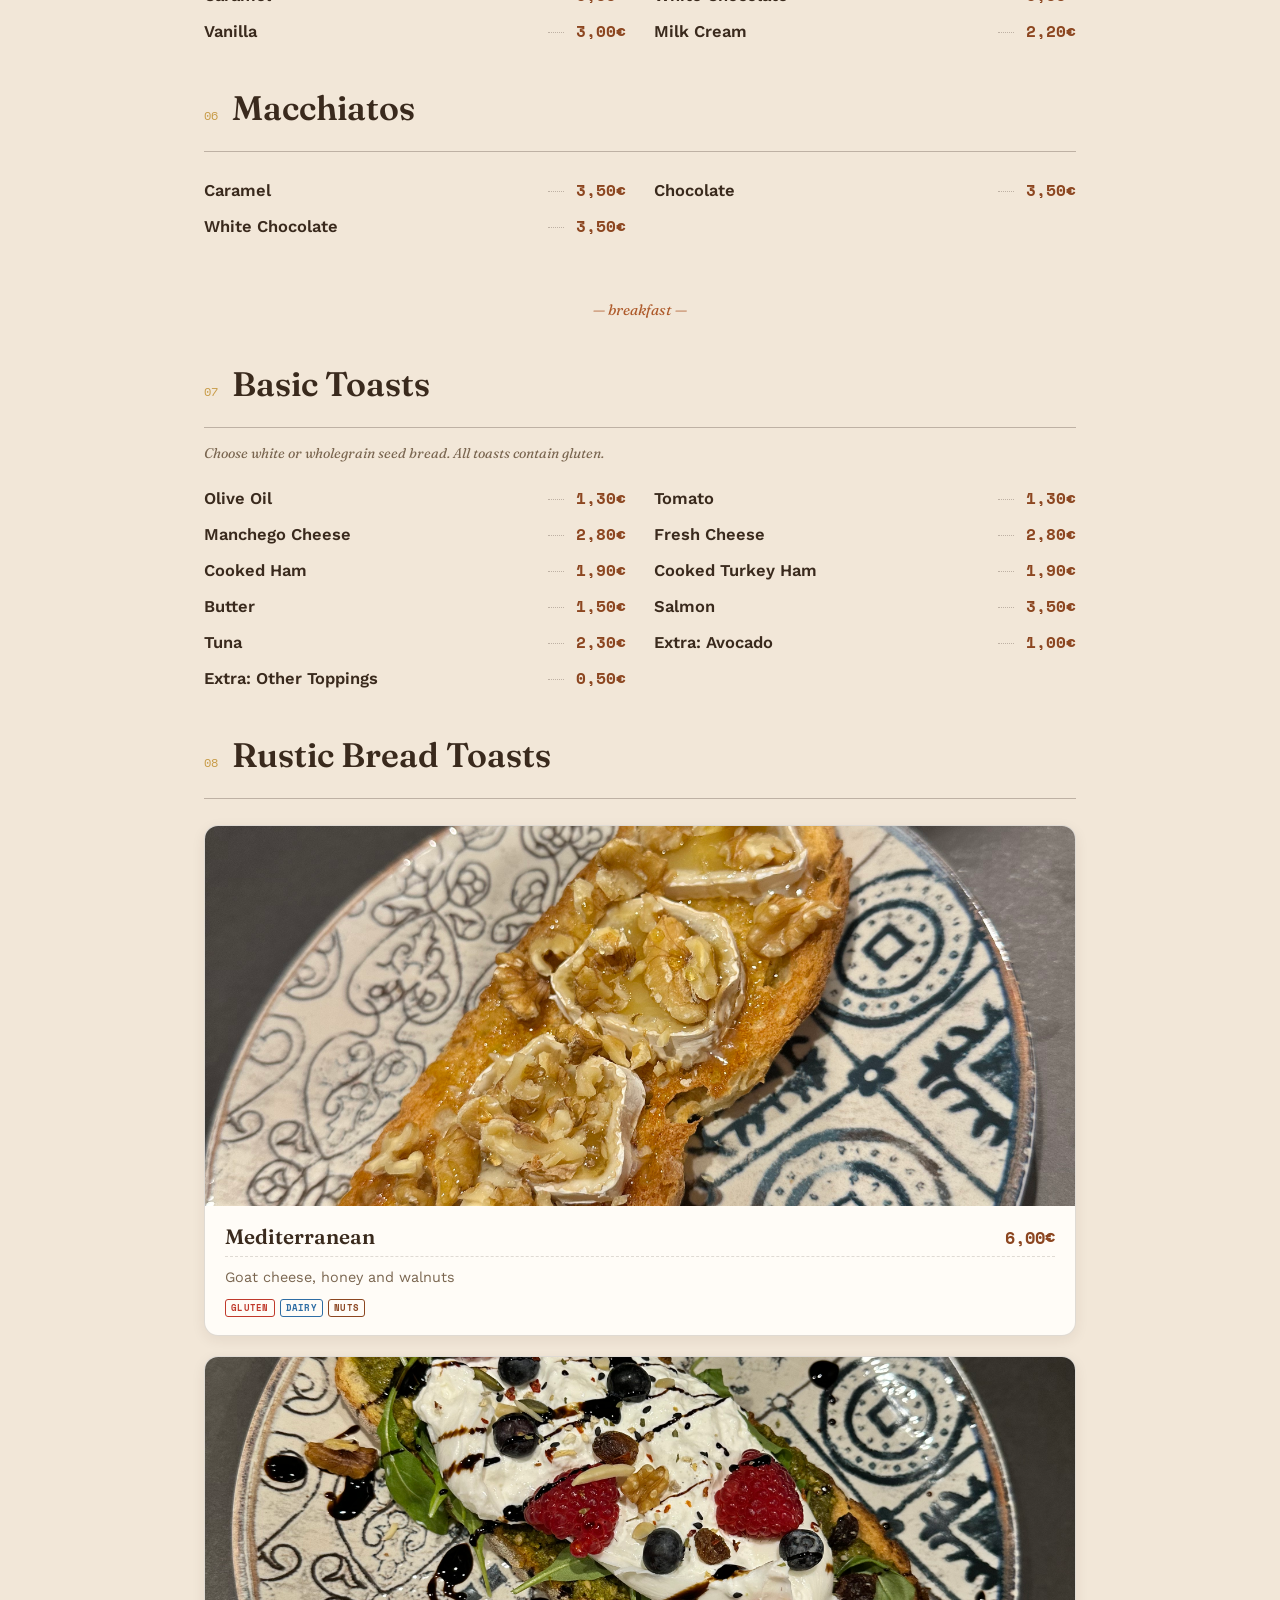
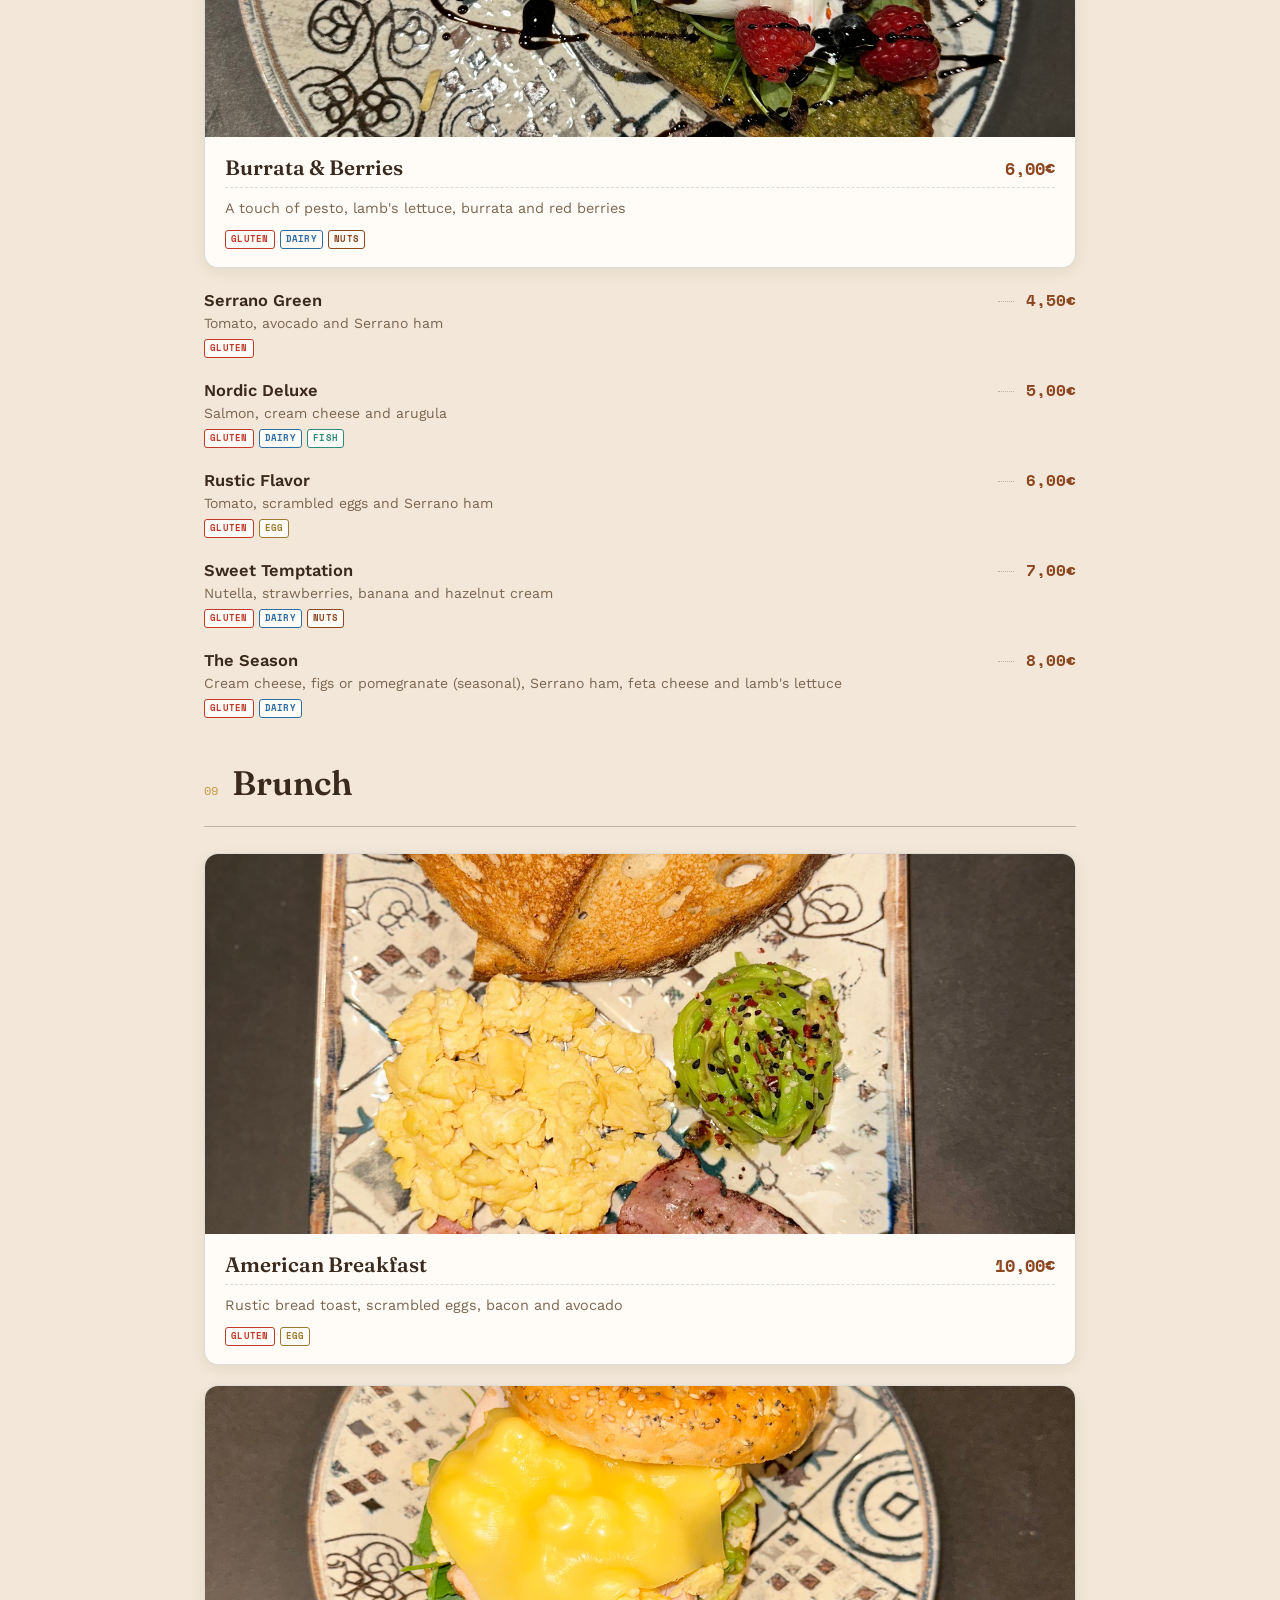
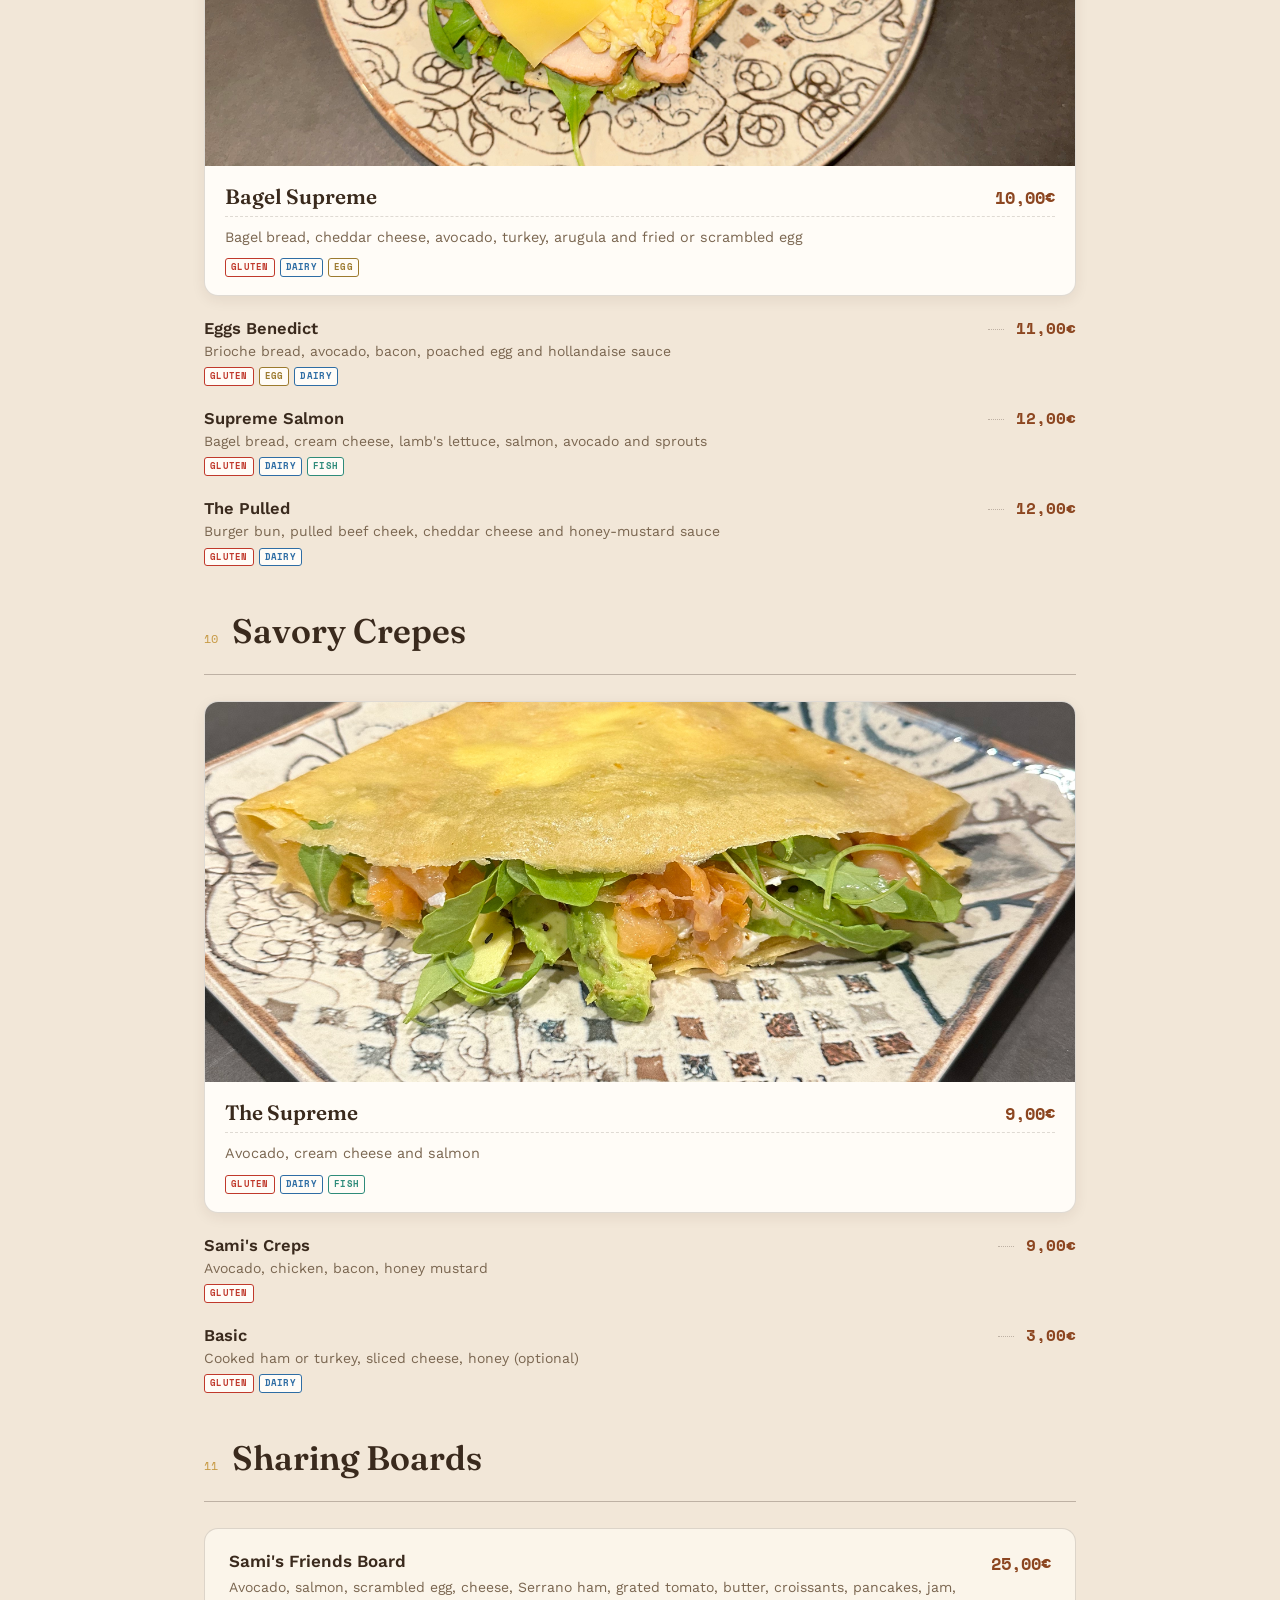
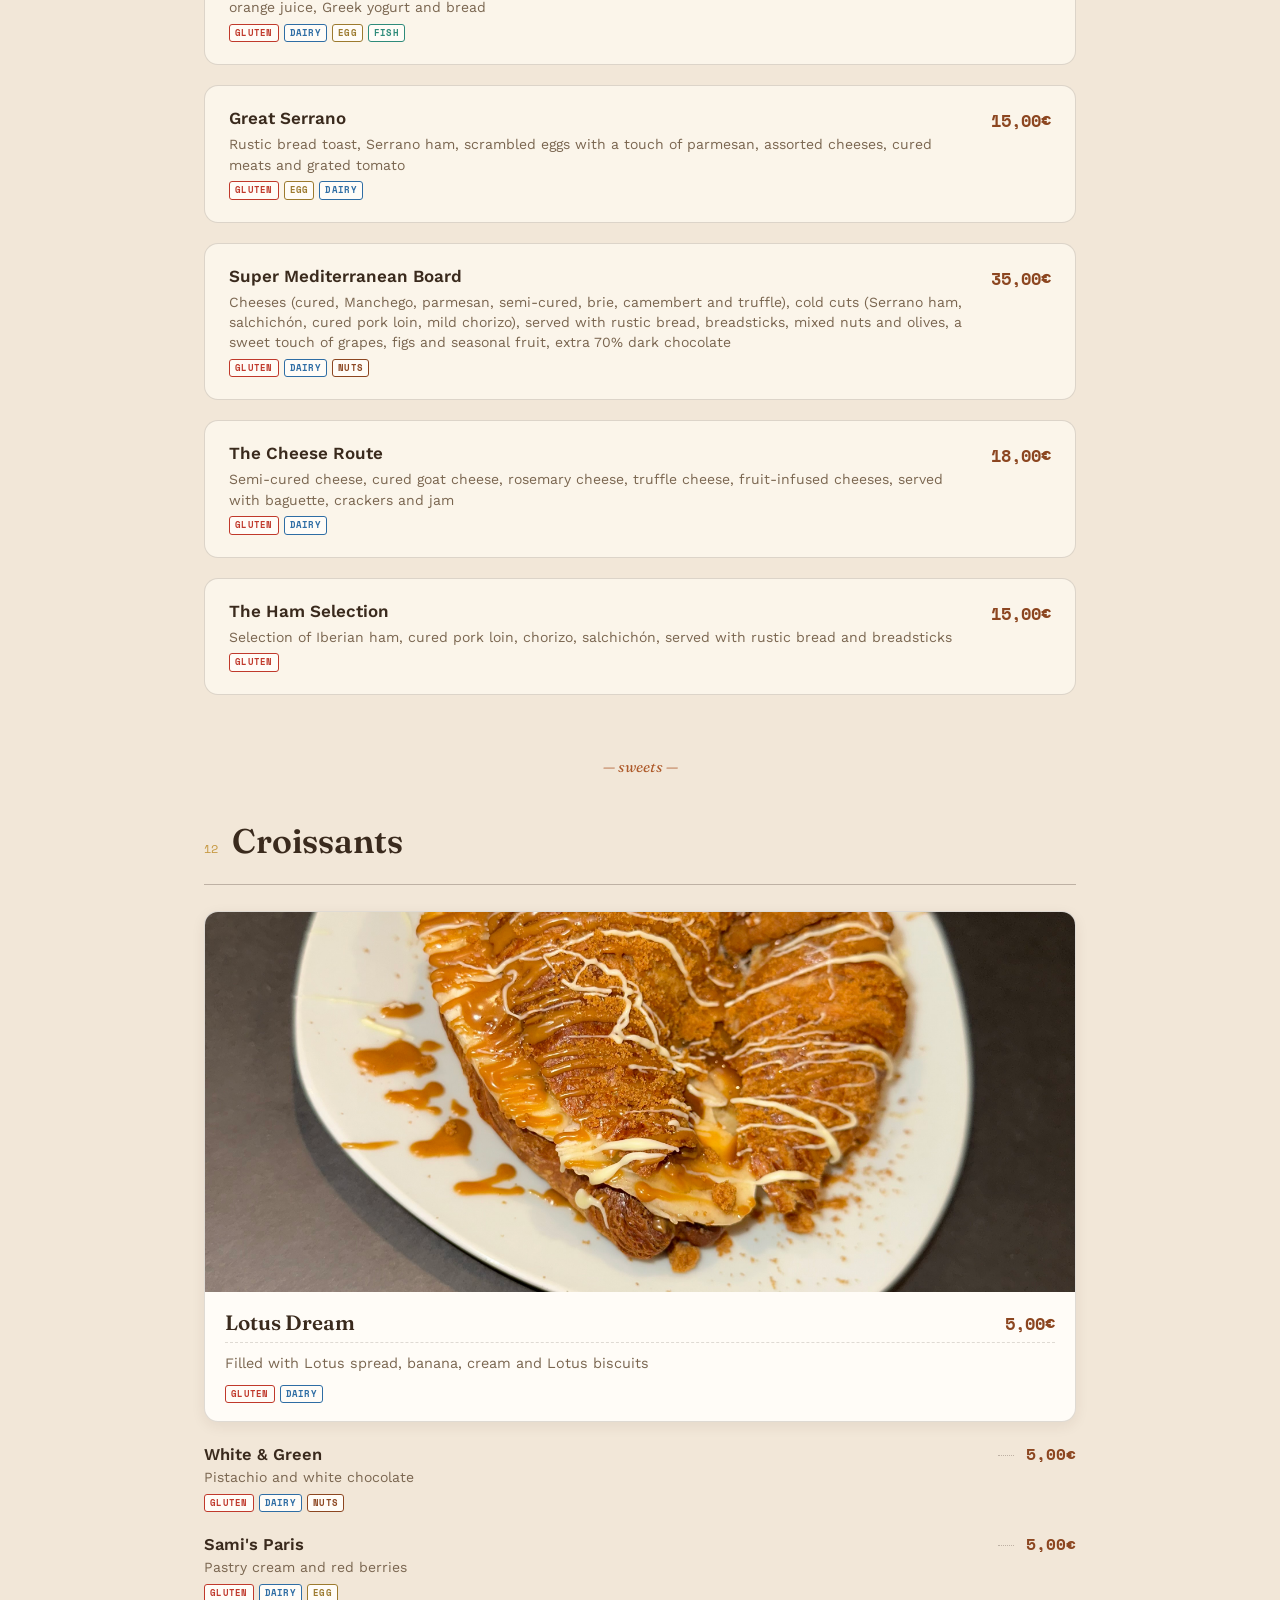
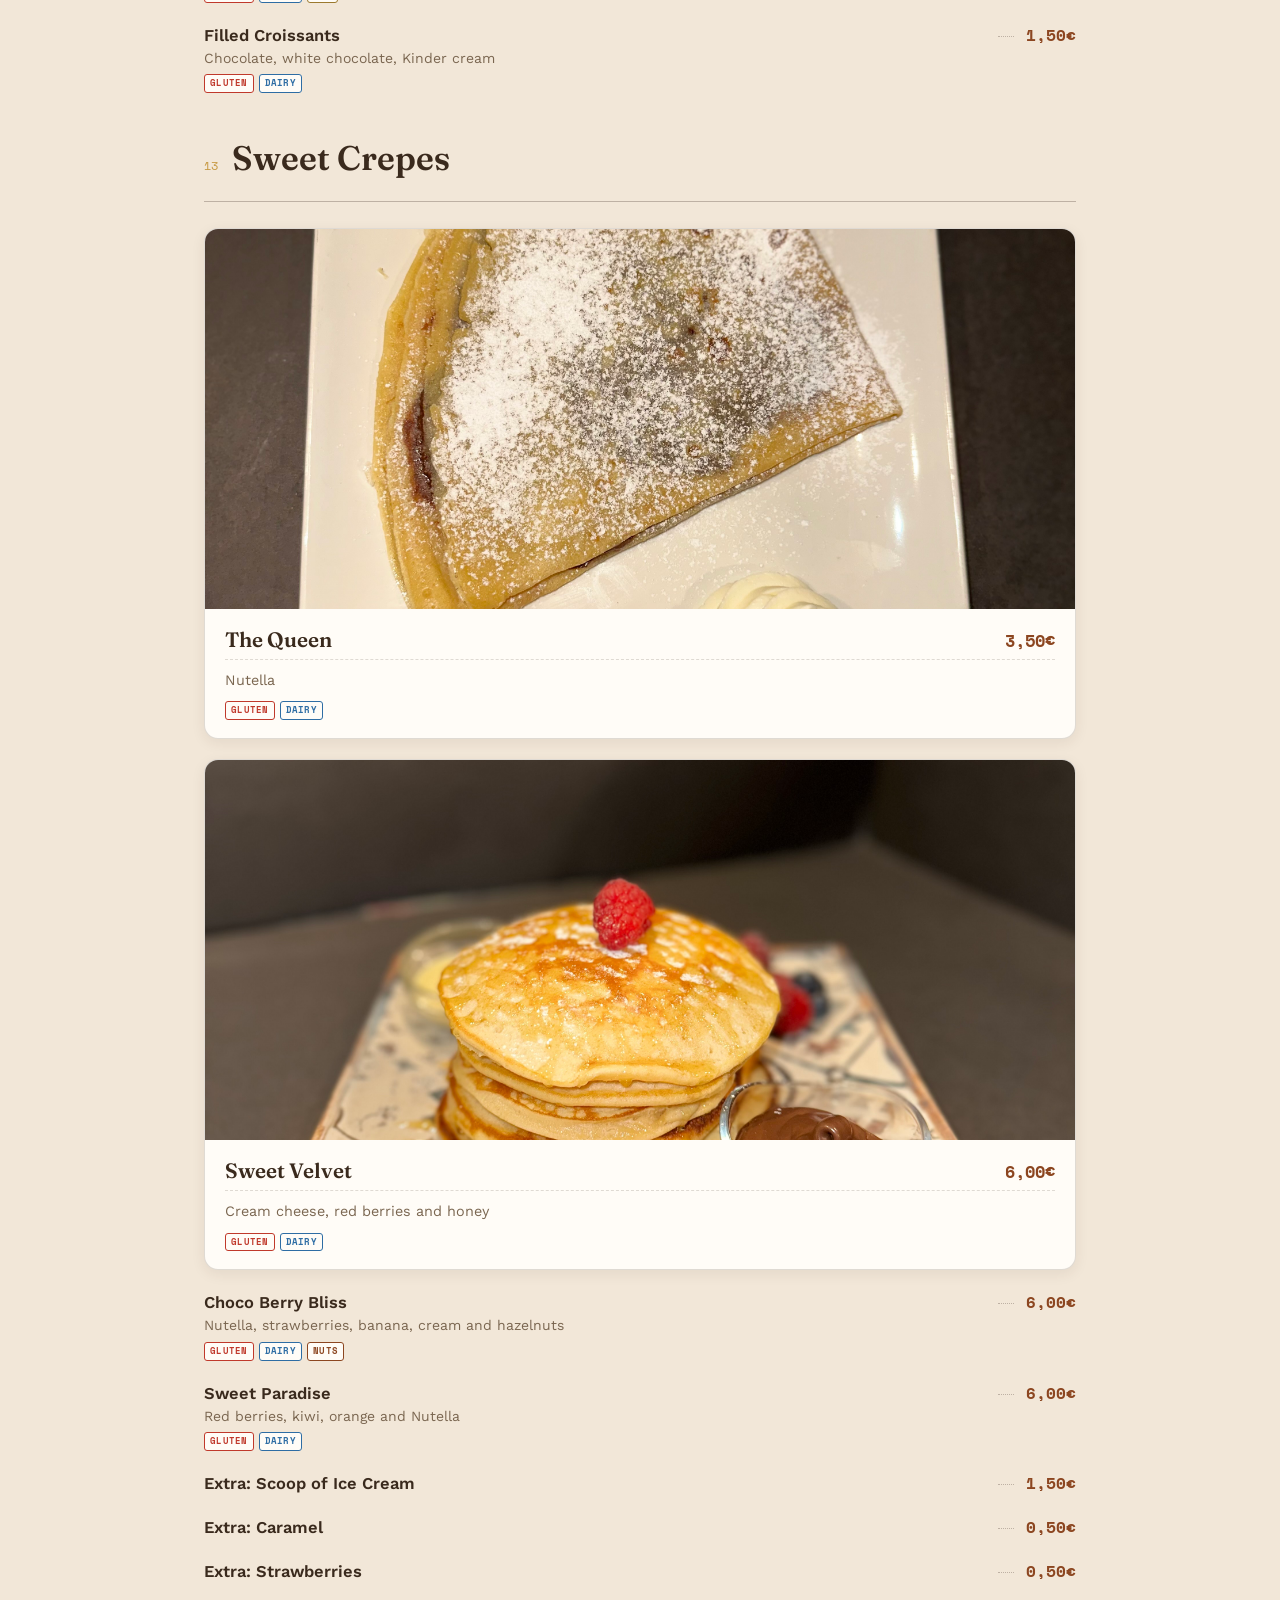
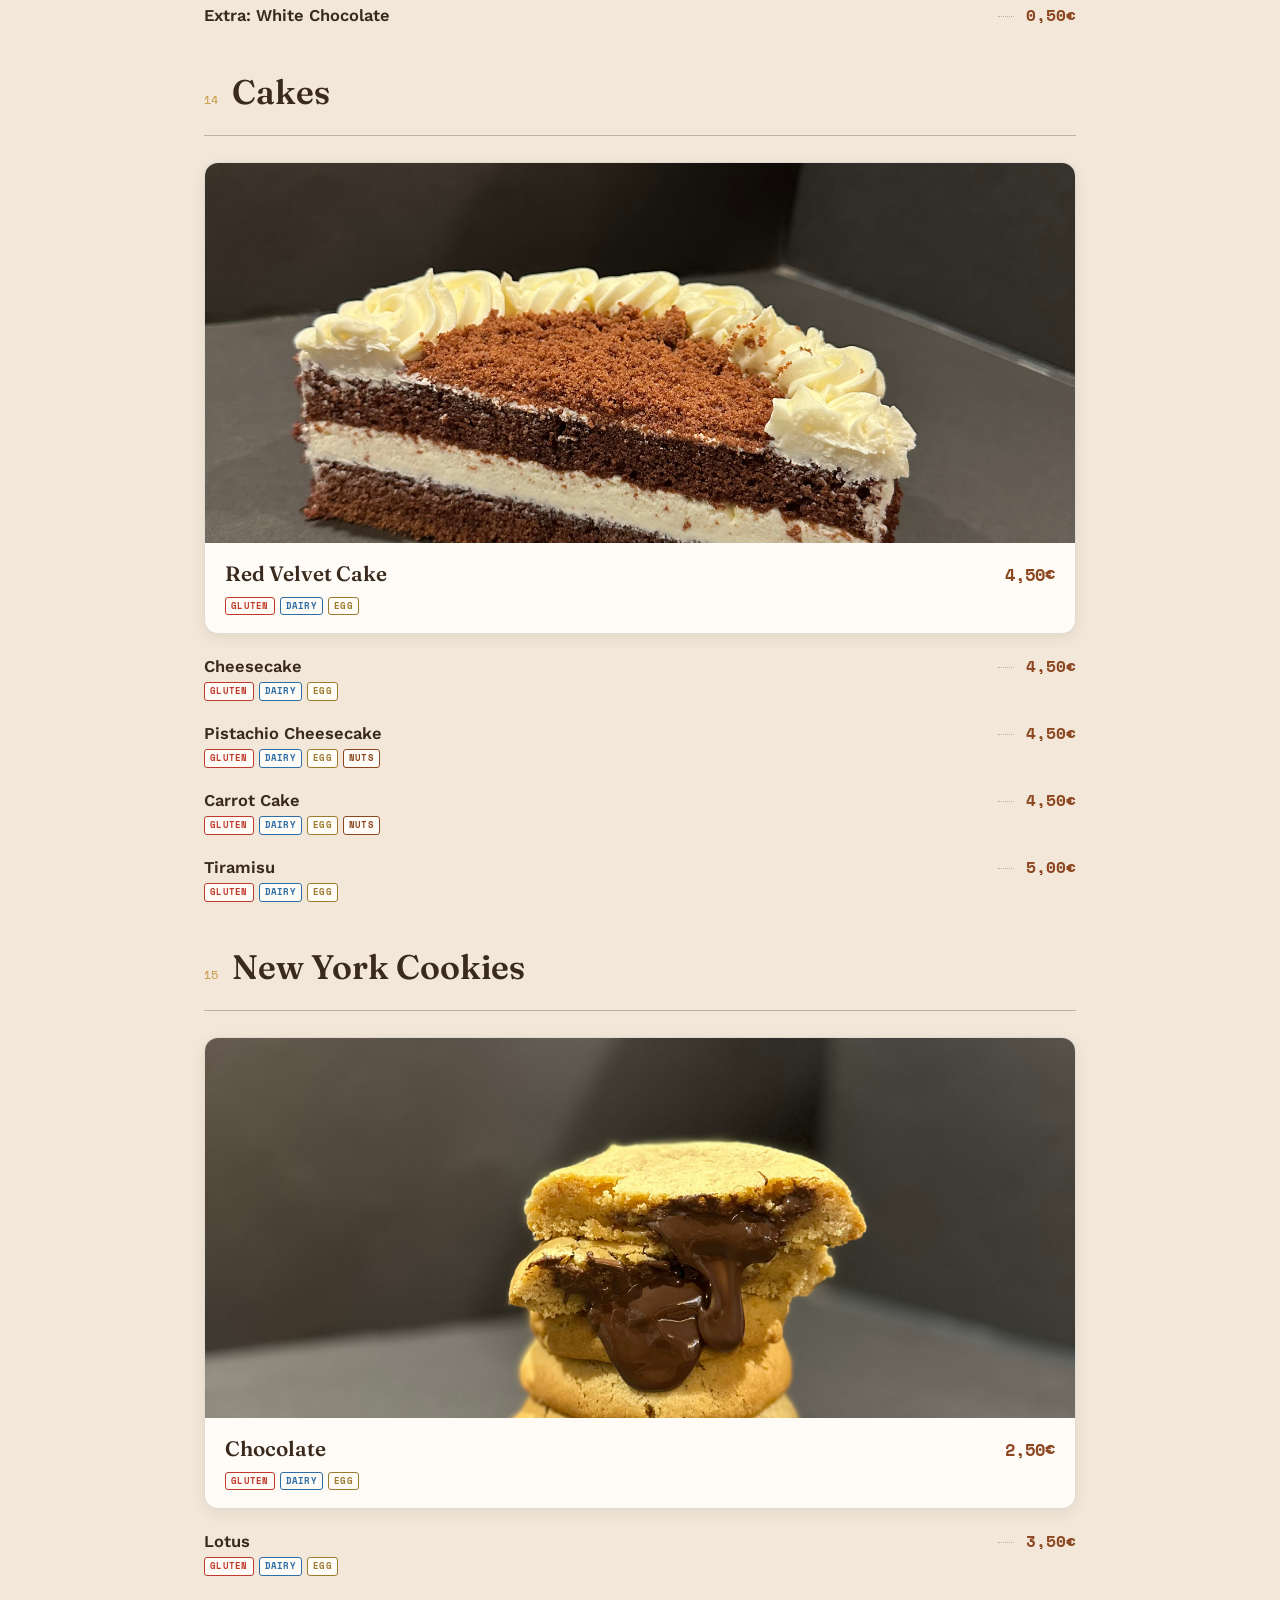
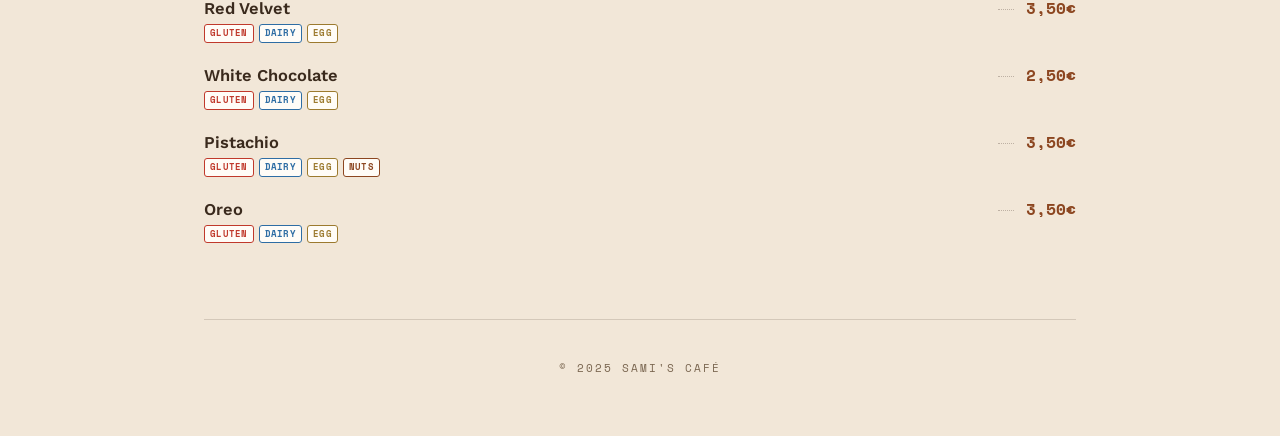
<file: menu-en.html>
<!DOCTYPE html>
<html lang="en">

<head>
    <meta charset="UTF-8">
    <meta name="viewport" content="width=device-width, initial-scale=1.0">
    <title>Sami's Café &amp; Desayunos — Menu</title>
    <link rel="shortcut icon" href="img/logo.png" type="image/x-icon">
    <link rel="preconnect" href="https://fonts.googleapis.com">
    <link rel="preconnect" href="https://fonts.gstatic.com" crossorigin>
    <link
        href="https://fonts.googleapis.com/css2?family=Fraunces:opsz,wght@9..144,400;9..144,500;9..144,600;9..144,700&family=Space+Mono:wght@400;700&family=Work+Sans:wght@400;500;600&display=swap"
        rel="stylesheet">
    <link rel="stylesheet" href="style.css">
</head>

<body>

    <header>
        <div class="lang-selector">
            <a href="index.html" class="lang-link" title="Español"><img src="img/flags/es.webp" alt="ES"></a>
            <a href="menu-en.html" class="lang-link active" title="English"><img src="img/flags/en.webp" alt="EN"></a>
            <a href="menu-de.html" class="lang-link" title="Deutsch"><img src="img/flags/de.webp" alt="DE"></a>
        </div>
        <img src="img/logo.png" alt="Sami's Café" class="logo">
        <p class="header-tagline">Digital Menu</p>
    </header>

    <div class="nav-outer">
        <nav class="category-nav" id="categoryNav" aria-label="Menu categories"></nav>
    </div>

    <div class="wrap">
        <main id="menuContainer"></main>

        <footer>
            <p>&copy; 2025 Sami's Café</p>
        </footer>
    </div>

    <script src="menu-data-en.js"></script>
    <script src="menu-render.js"></script>
</body>

</html>
</file>
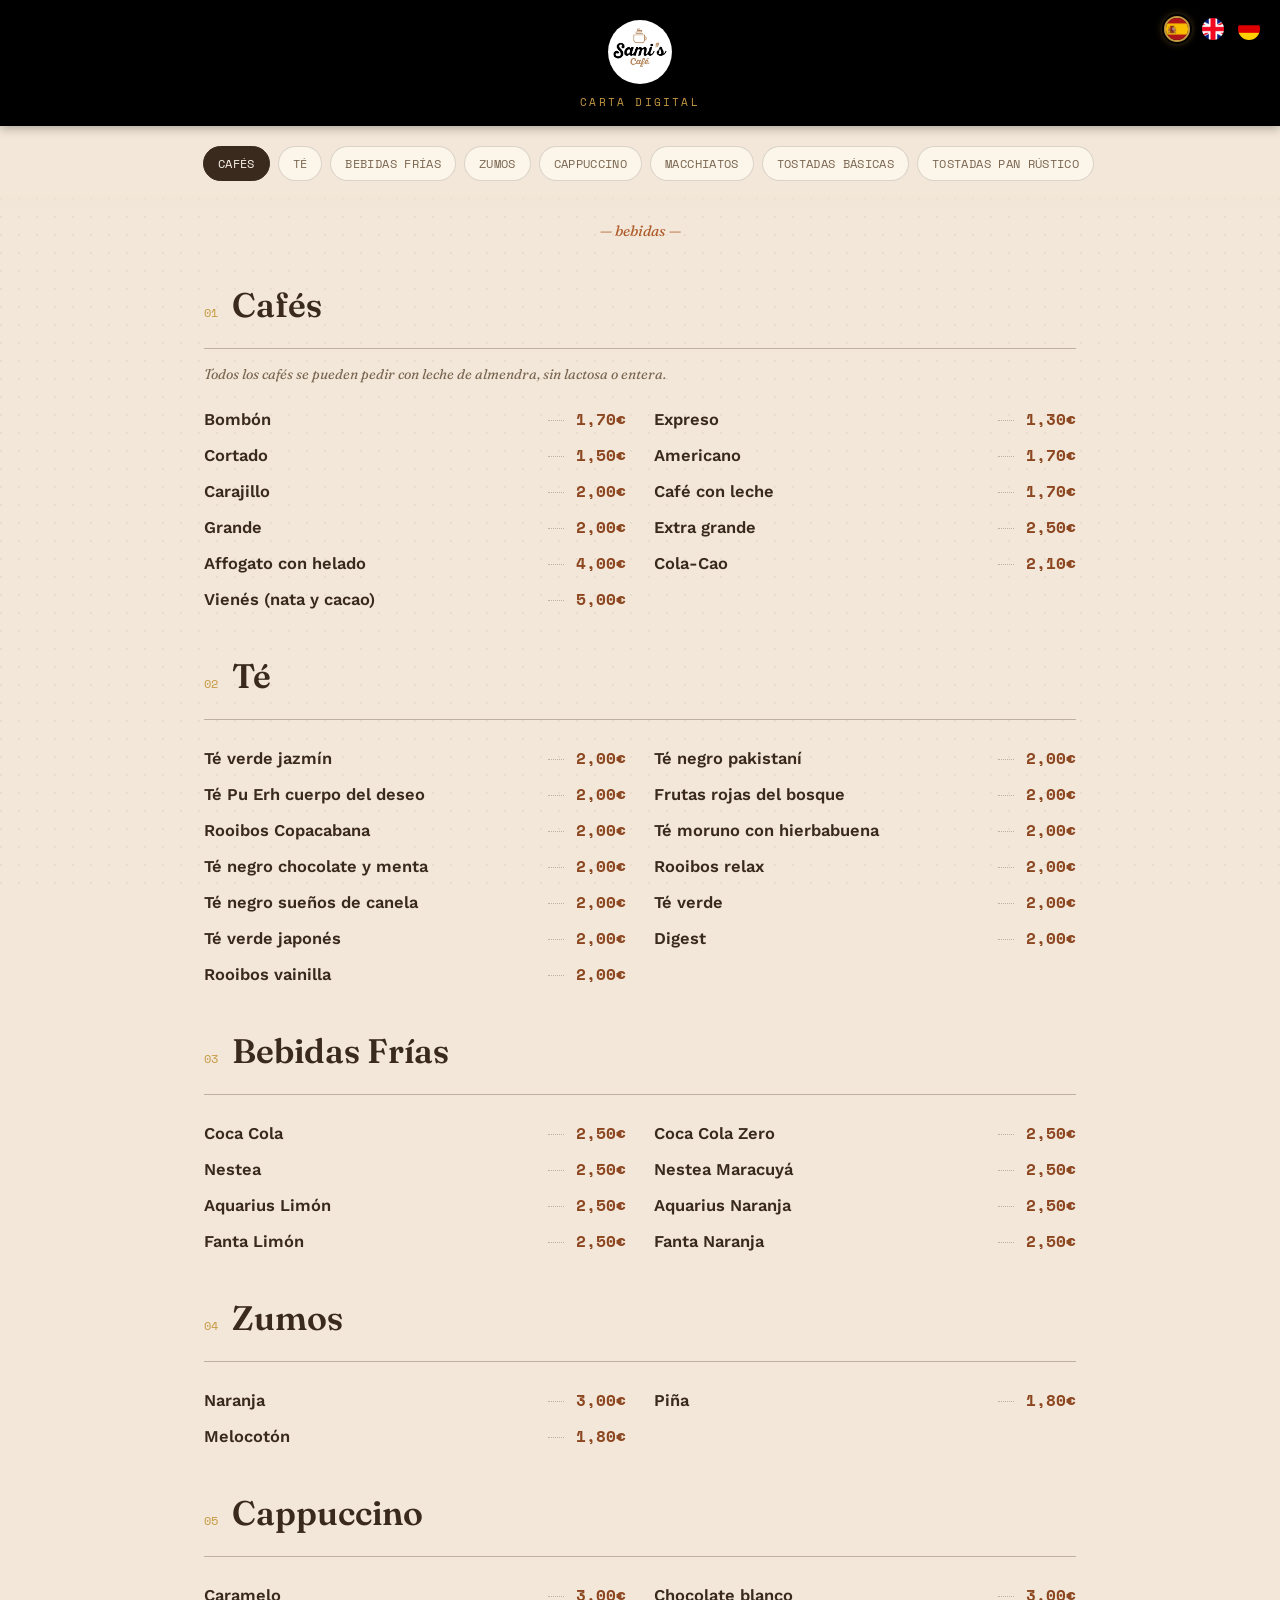
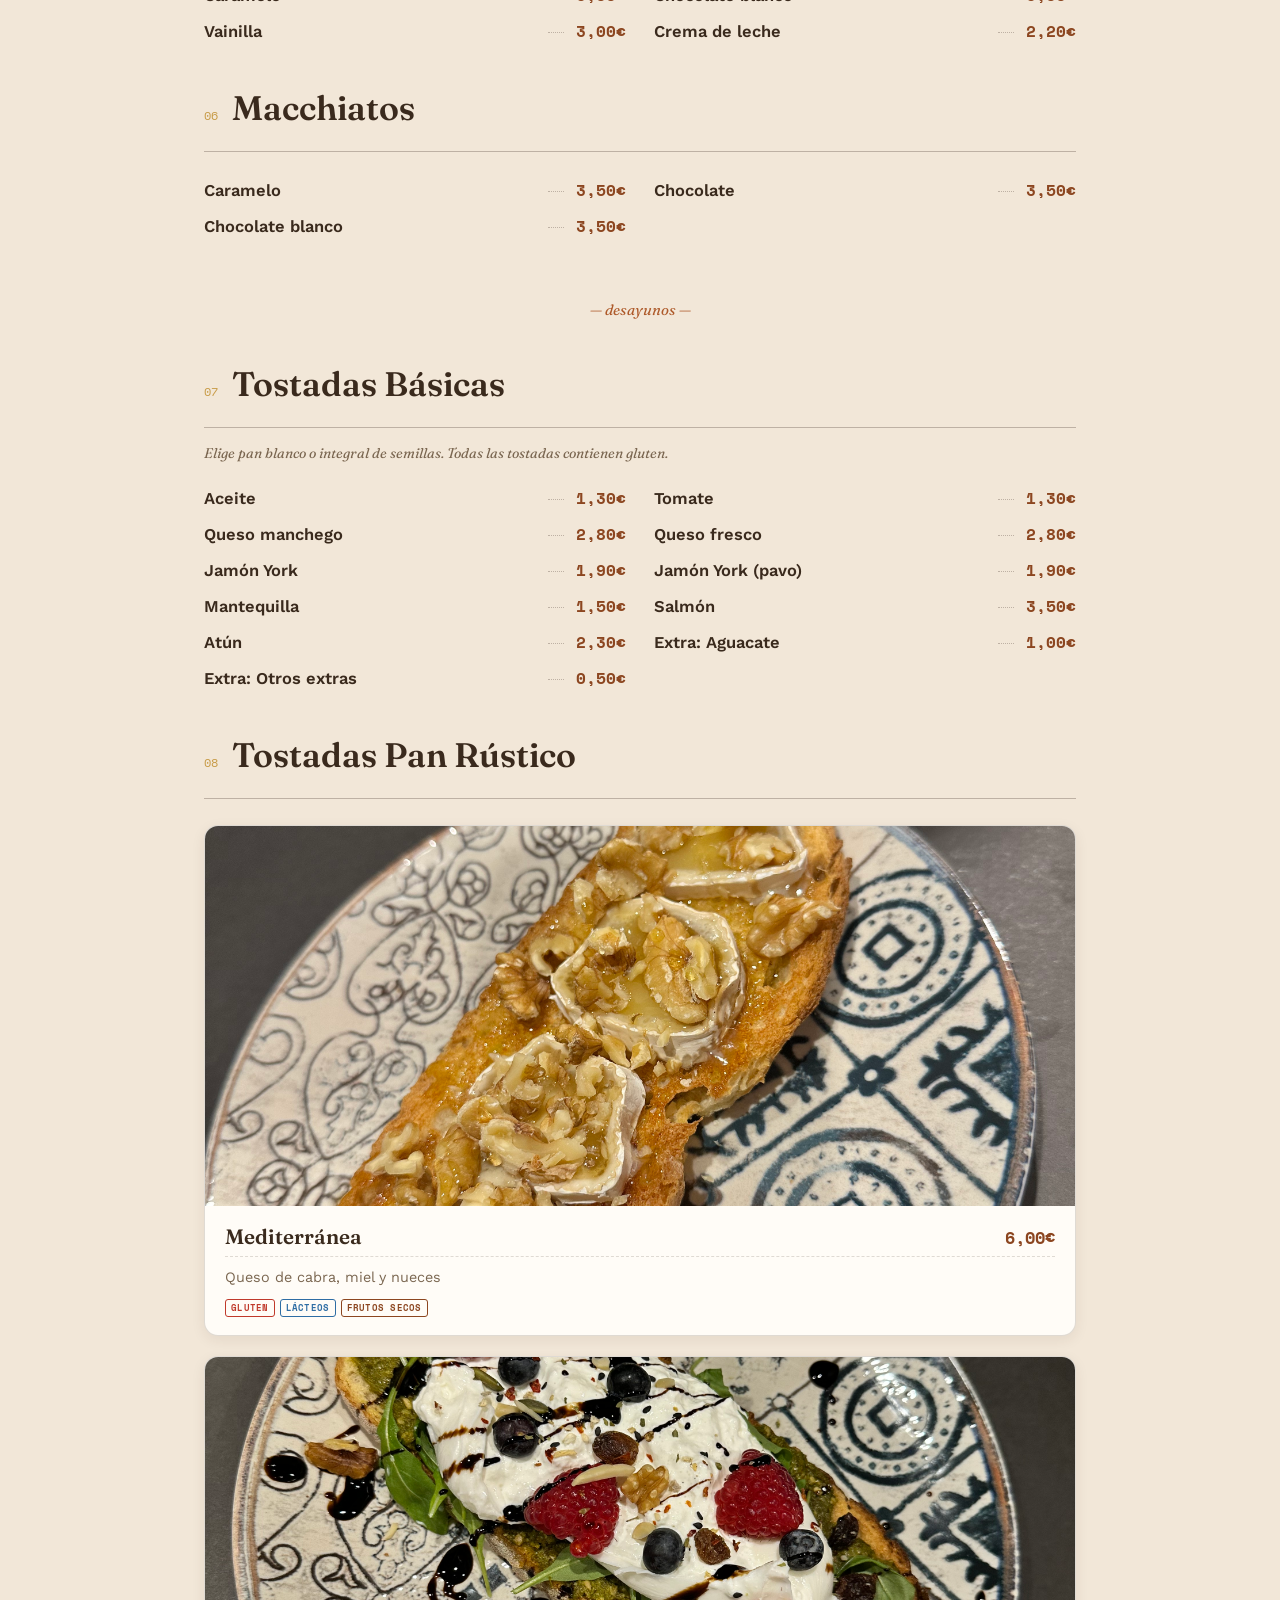
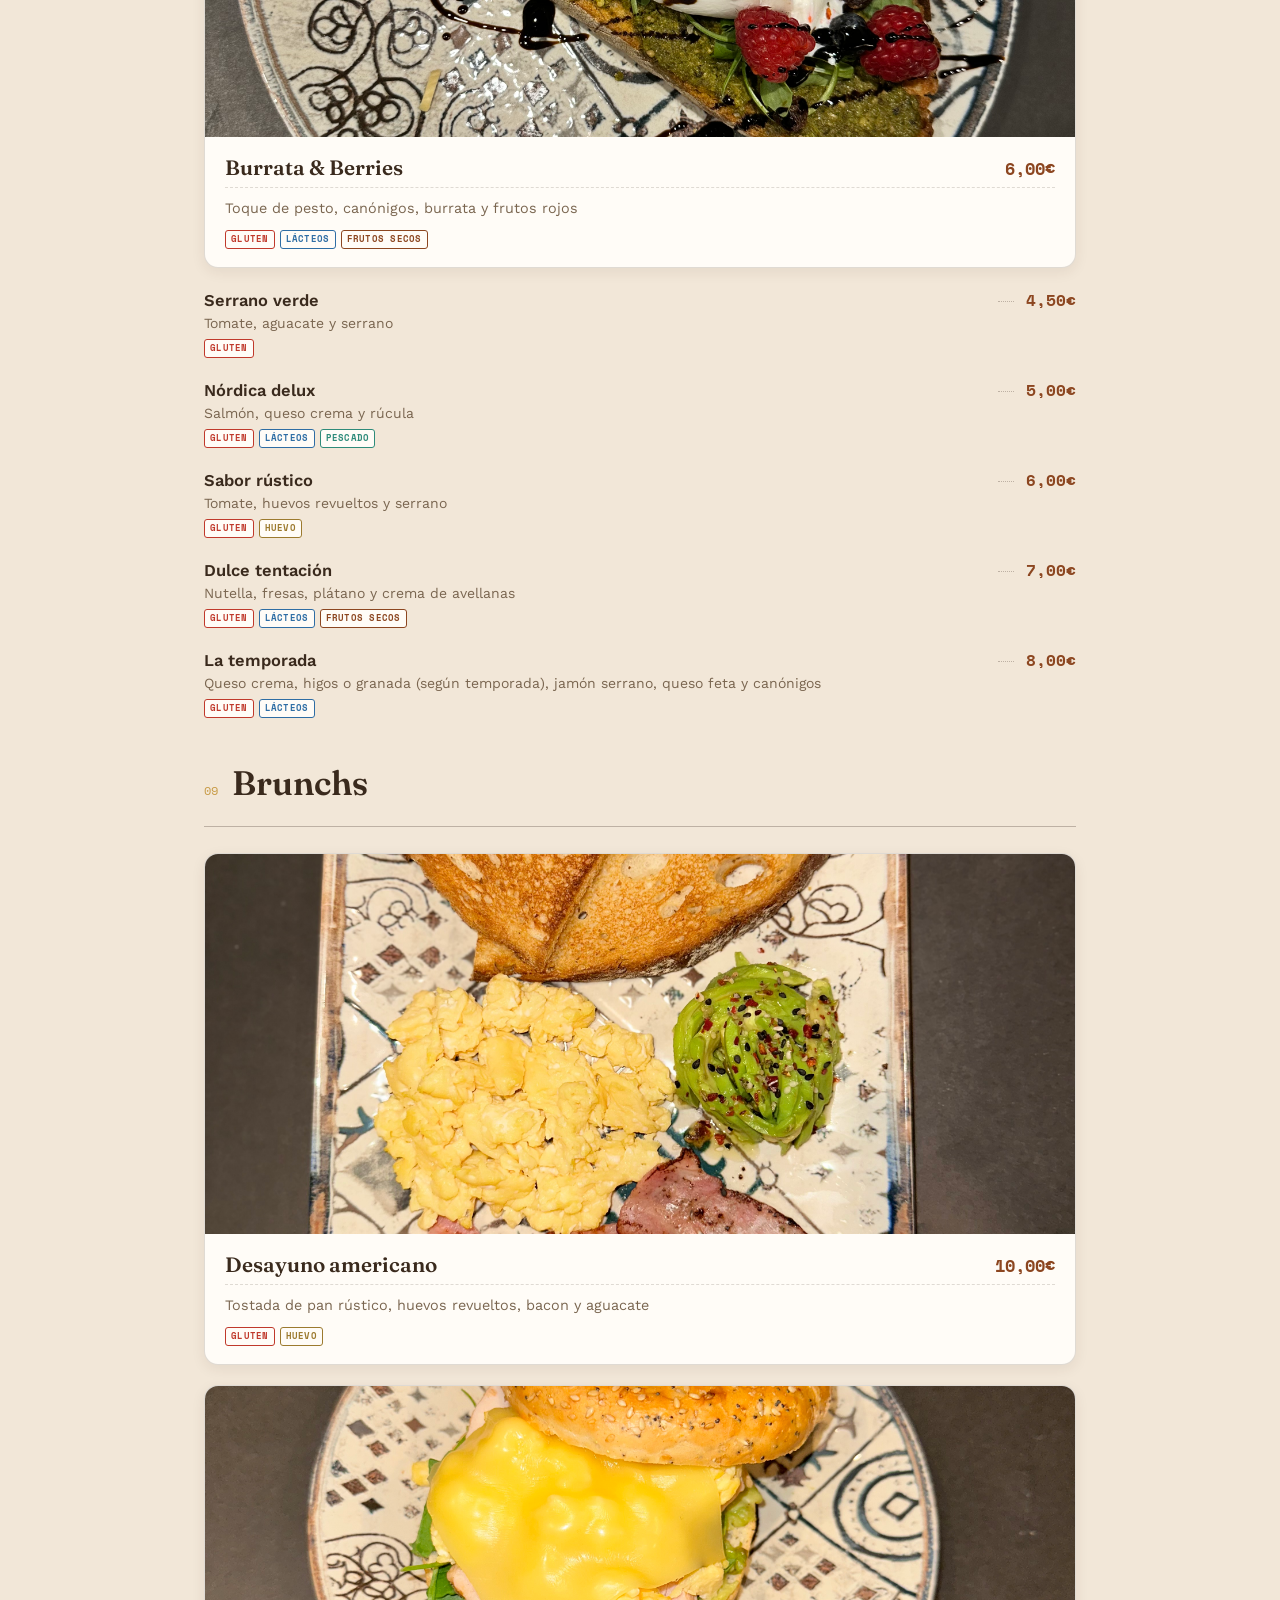
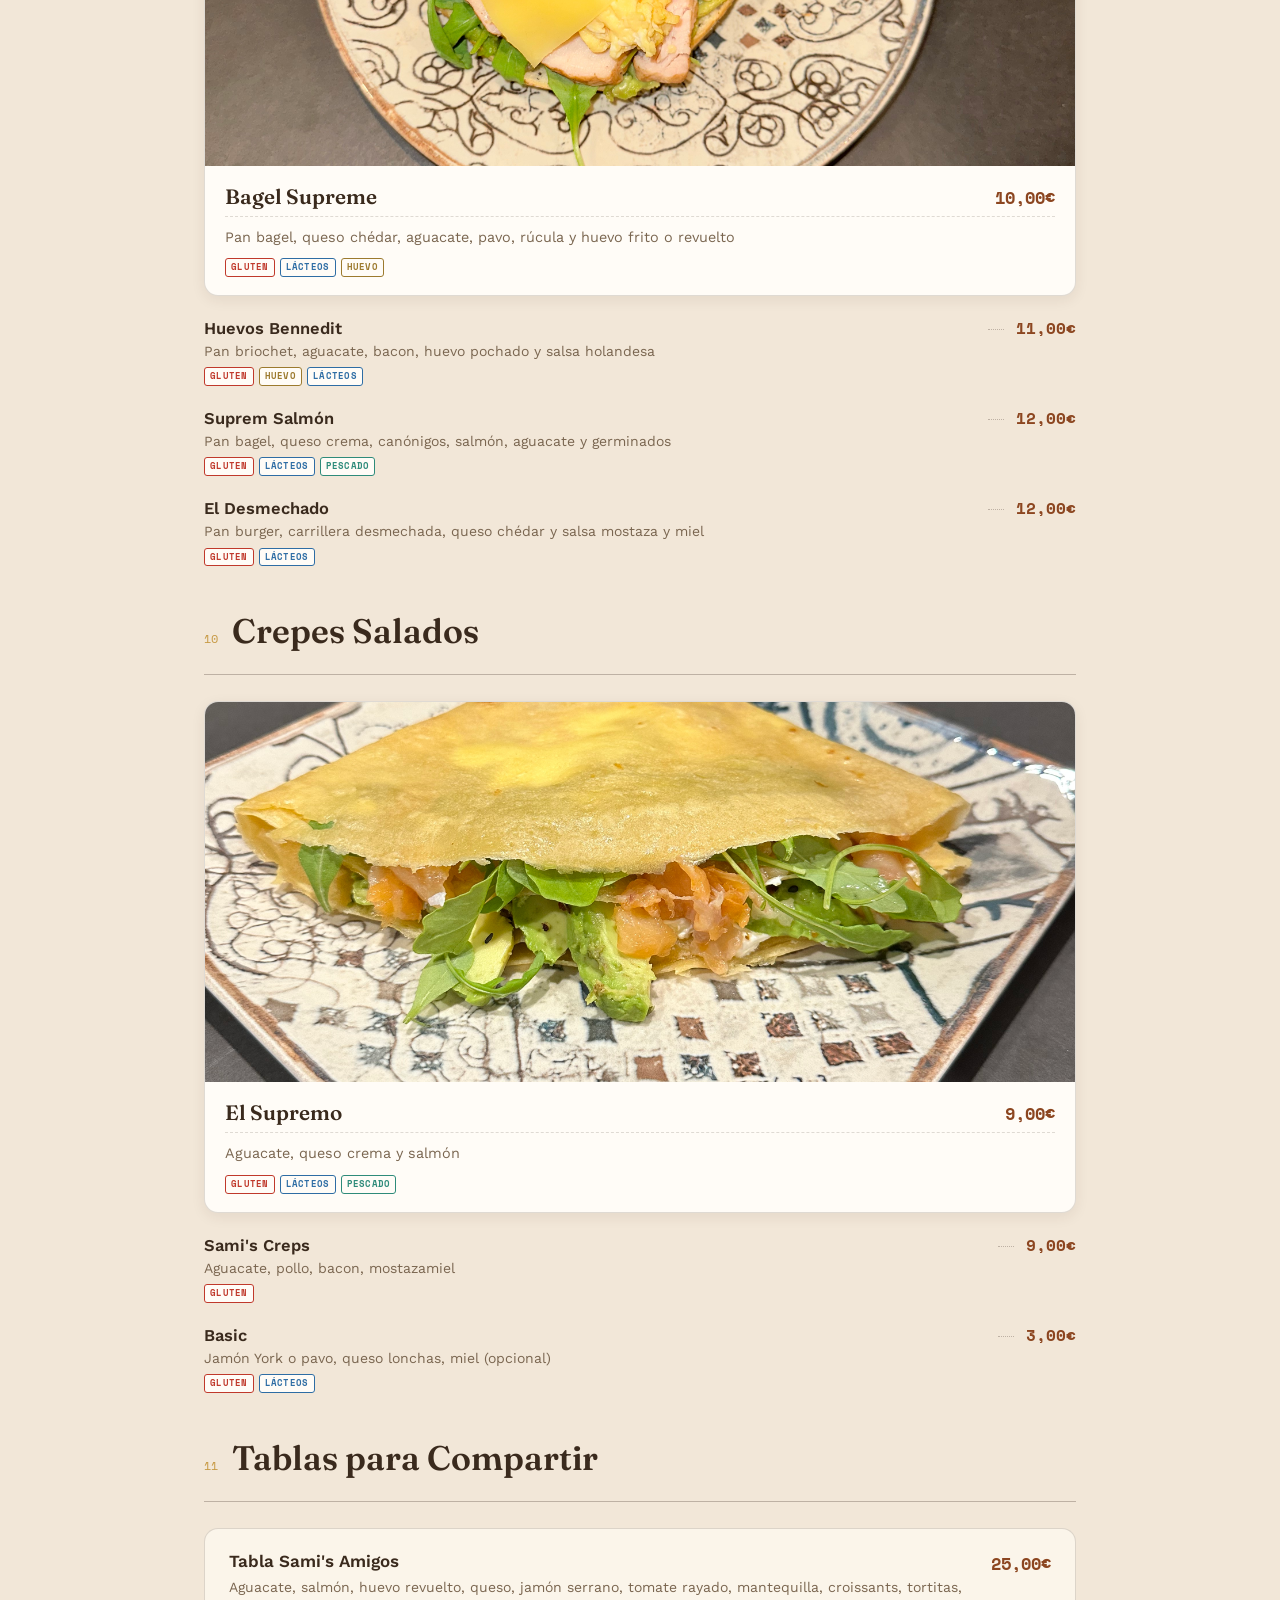
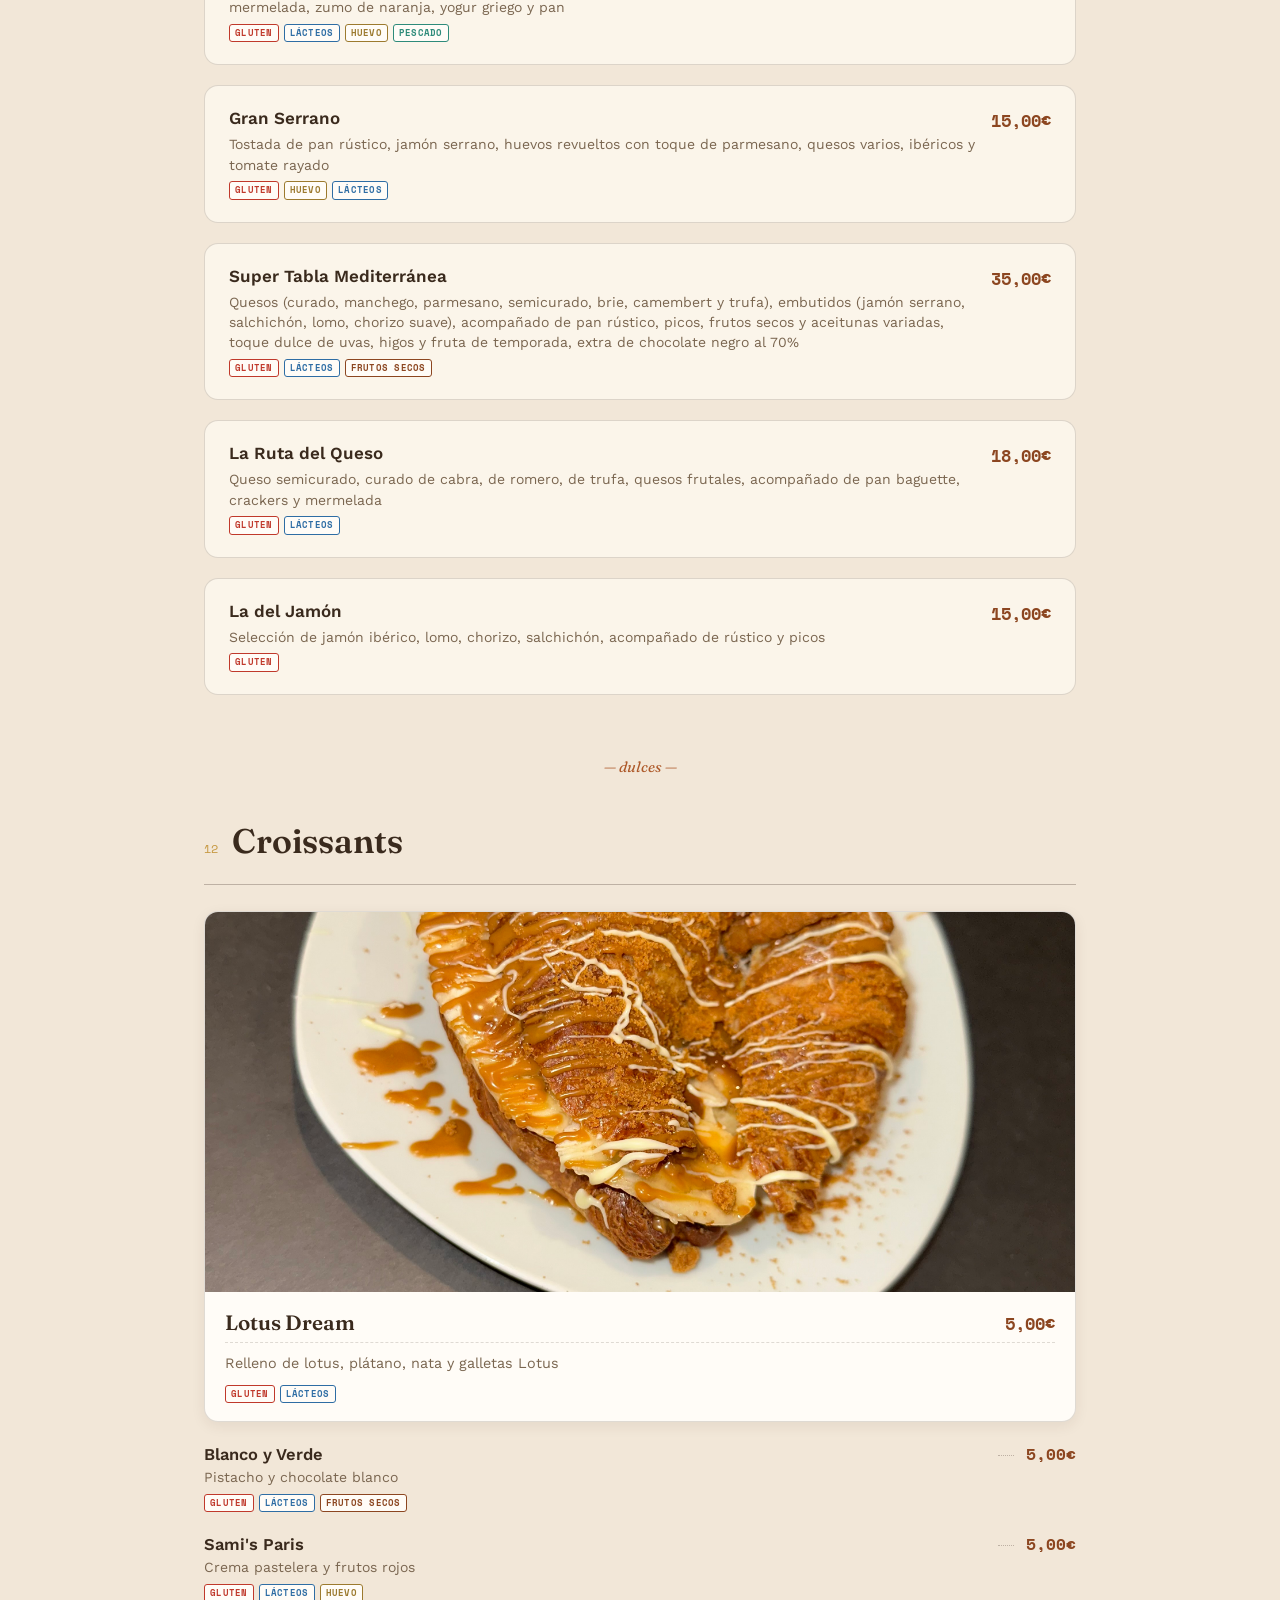
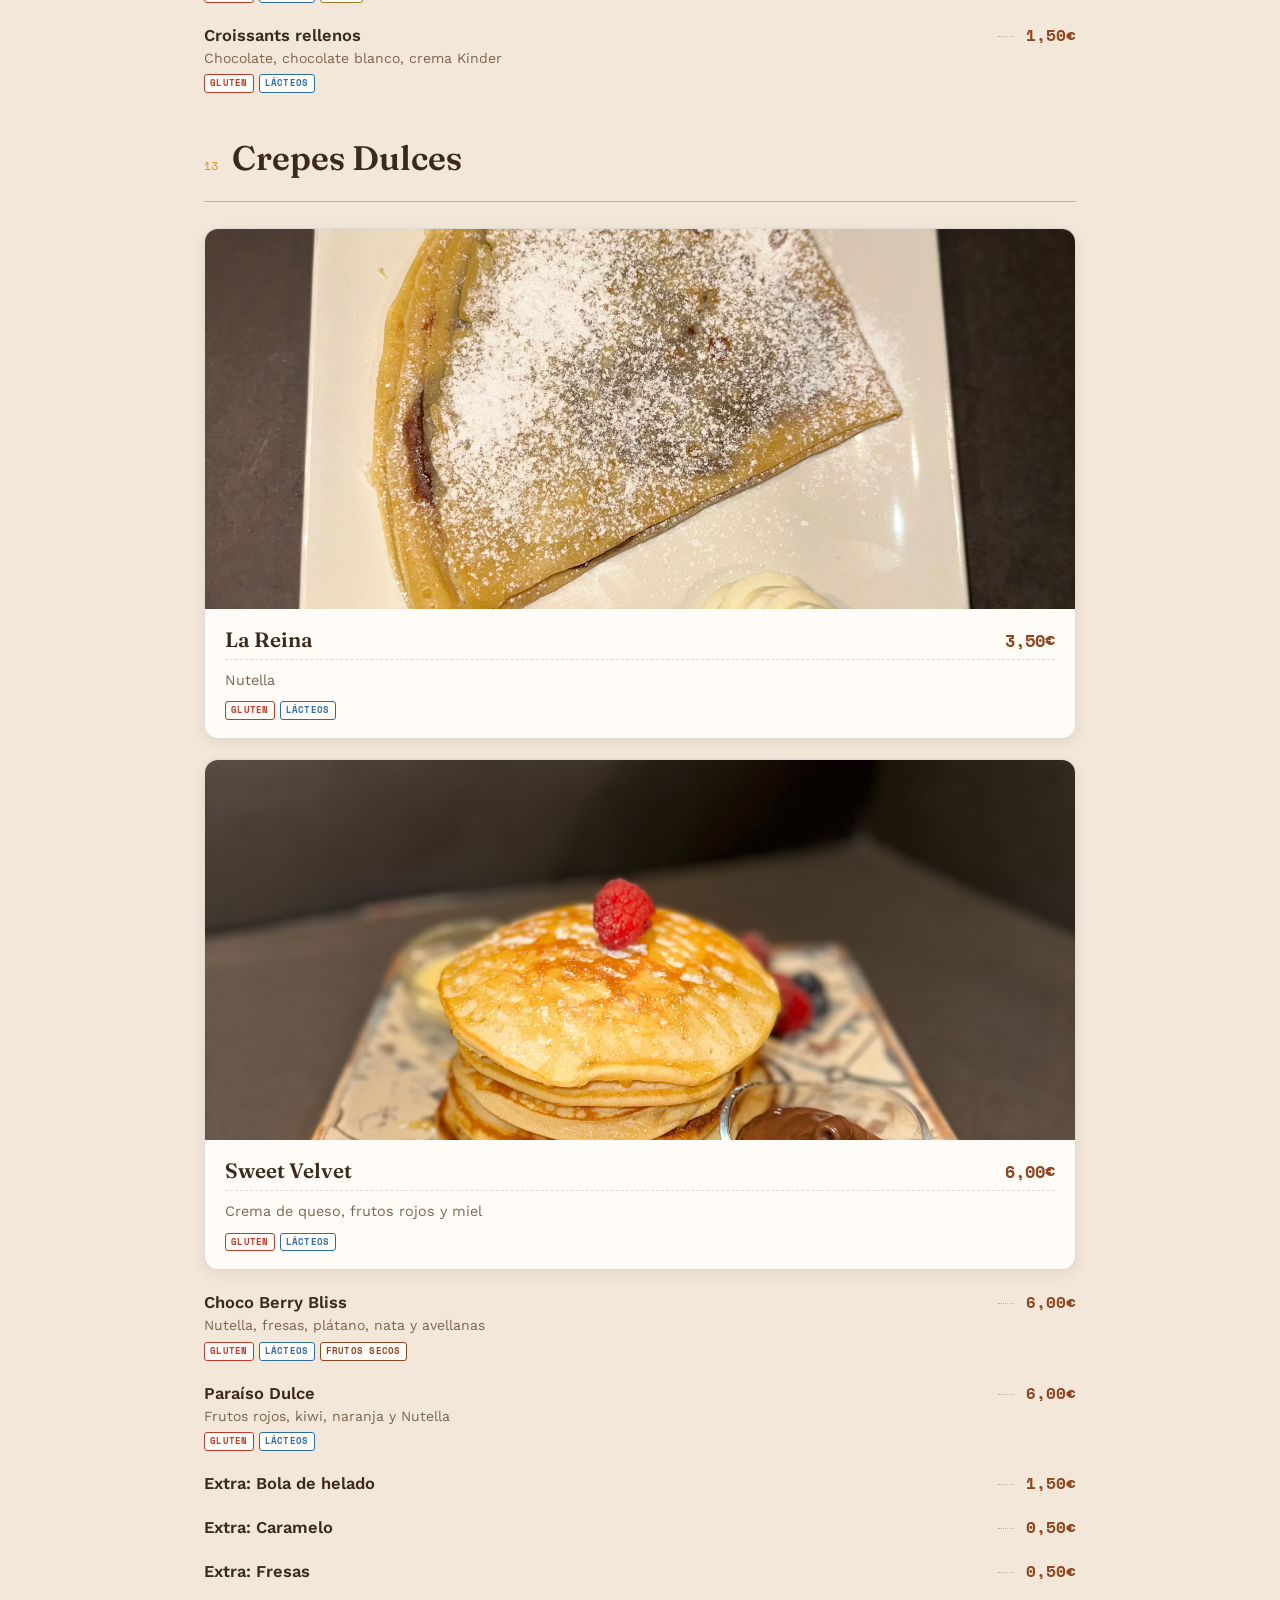
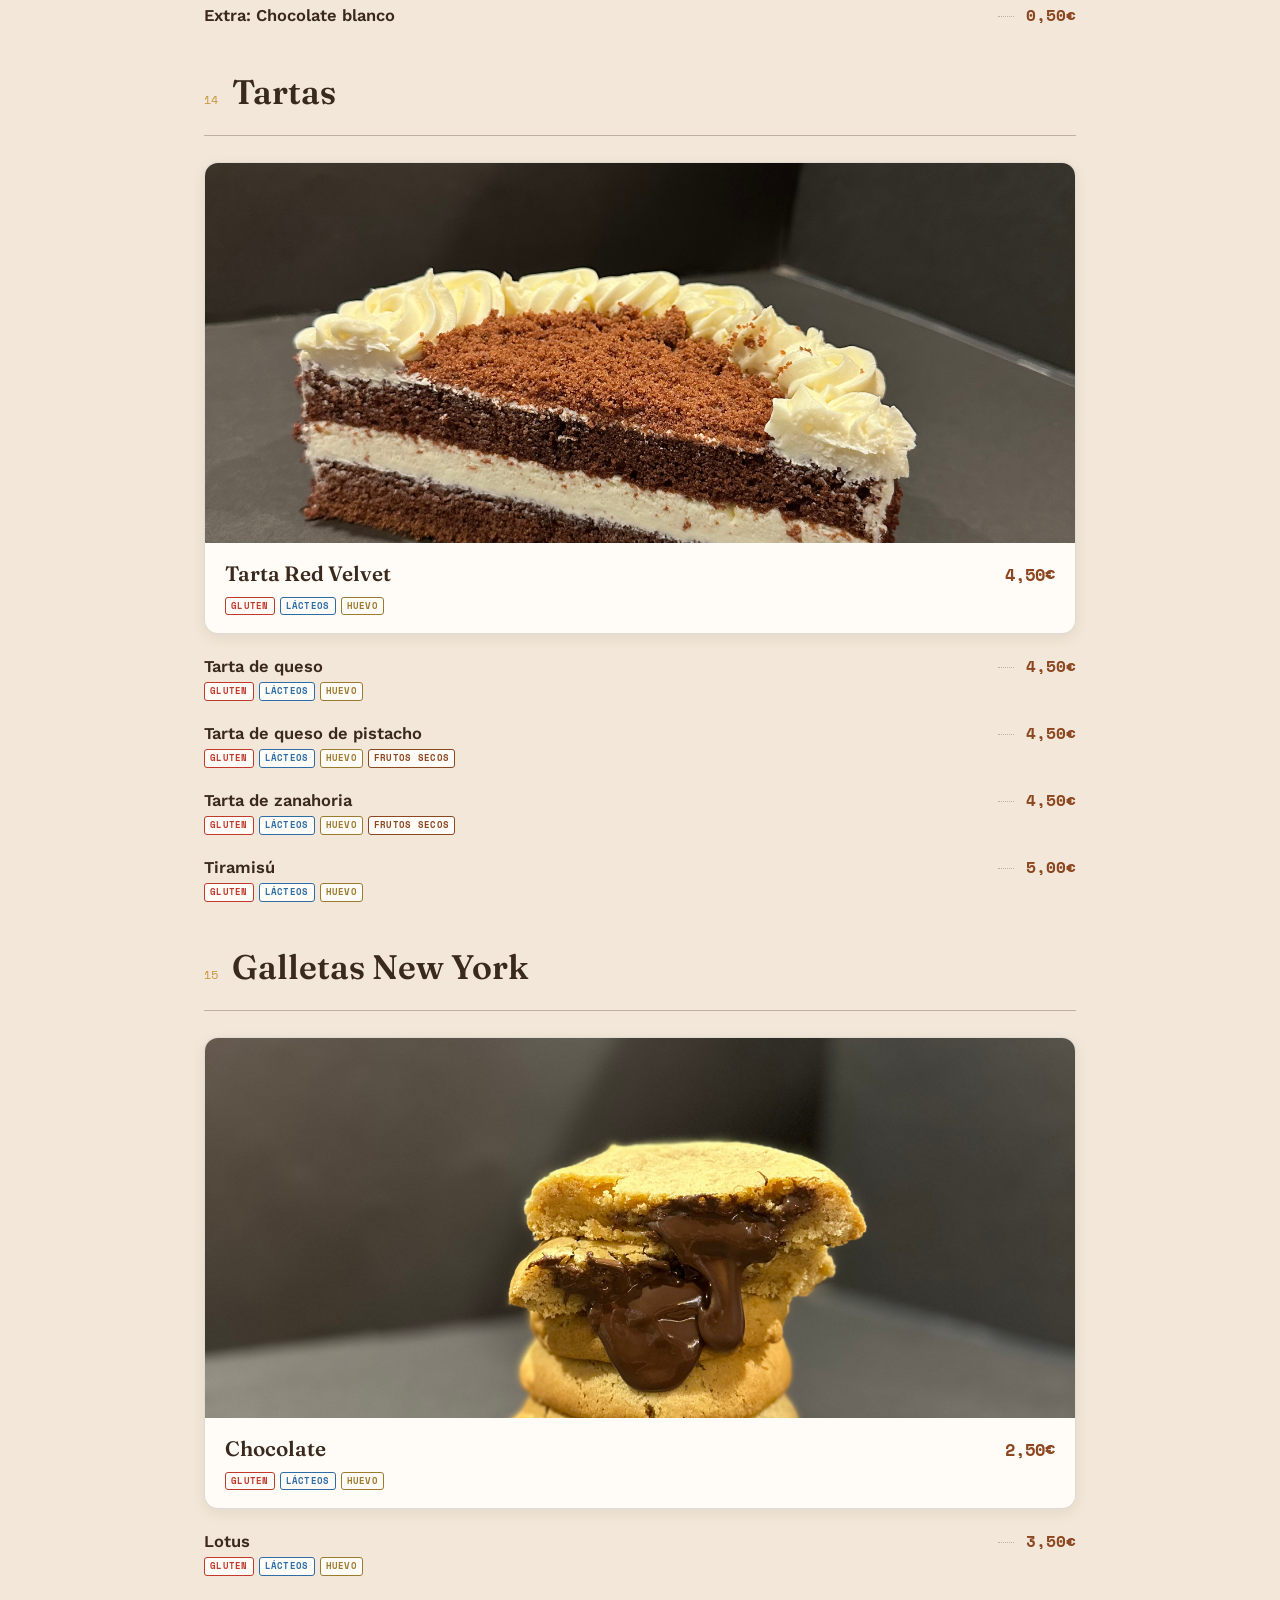
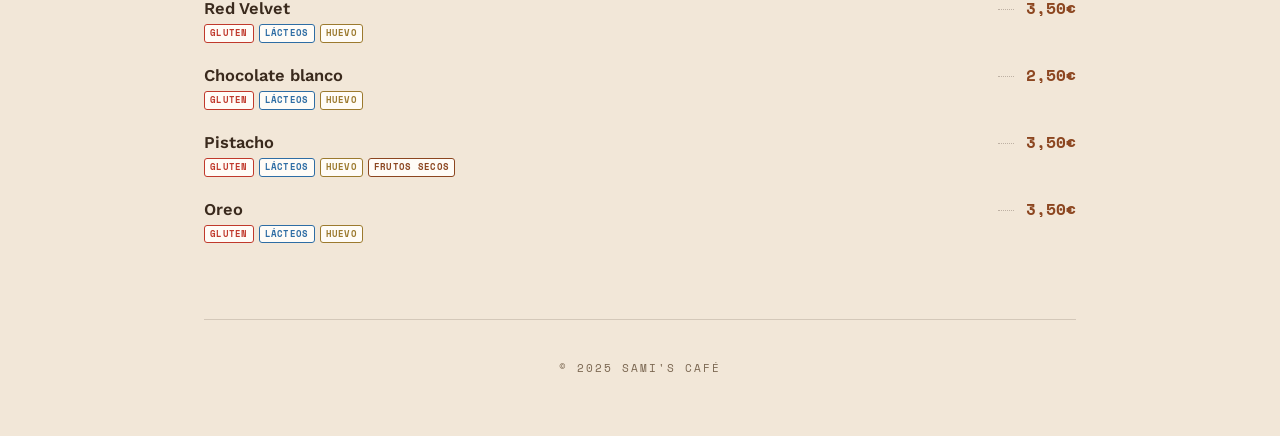
<file: menu.html>
<!DOCTYPE html>
<html lang="es">
<head>
    <meta charset="UTF-8">
    <meta name="viewport" content="width=device-width, initial-scale=1.0">
    <title>Sami's Café &amp; Desayunos — Carta</title>
    <link rel="preconnect" href="https://fonts.googleapis.com">
    <link rel="preconnect" href="https://fonts.gstatic.com" crossorigin>
    <link href="https://fonts.googleapis.com/css2?family=Fraunces:opsz,wght@9..144,400;9..144,500;9..144,600;9..144,700&family=Space+Mono:wght@400;700&family=Work+Sans:wght@400;500;600&display=swap" rel="stylesheet">
    <link rel="stylesheet" href="style.css">
</head>
<body>

<header>
    <div class="lang-selector">
        <a href="menu.html" class="lang-link active" title="Español"><img src="img/flags/es.webp" alt="ES"></a>
        <a href="menu-en.html" class="lang-link" title="English"><img src="img/flags/en.webp" alt="EN"></a>
        <a href="menu-de.html" class="lang-link" title="Deutsch"><img src="img/flags/de.webp" alt="DE"></a>
    </div>
    <img src="img/logo.png" alt="Sami's Café" class="logo">
    <p class="header-tagline">Carta Digital</p>
</header>

<div class="nav-outer">
    <nav class="category-nav" id="categoryNav" aria-label="Categorías de la carta"></nav>
</div>

<div class="wrap">
    <main id="menuContainer"></main>

    <footer>
        <p>&copy; 2025 Sami's Café</p>
    </footer>
</div>

<script src="menu-data.js"></script>
<script src="menu-render.js"></script>
</body>
</html>
</file>
<file: style.css>
:root {
    --cream: #F2E7D8;
    --cream-light: #FBF5EA;
    --paper: #FFFCF7;
    --espresso: #3A2A1D;
    --espresso-soft: #7A6650;
    --rust: #AE5A2A;
    --rust-dark: #8C4620;
    --gold: #C79A44;
    --line: rgba(58, 42, 29, 0.16);
    --line-strong: rgba(58, 42, 29, 0.28);

    --font-heading: 'Fraunces', serif;
    --font-mono: 'Space Mono', monospace;
    --font-body: 'Work Sans', sans-serif;
}

* {
    box-sizing: border-box;
}

html {
    scroll-behavior: smooth;
}

body {
    margin: 0;
    background: var(--cream);
    color: var(--espresso);
    font-family: var(--font-body);
    -webkit-font-smoothing: antialiased;
}

::selection {
    background: var(--rust);
    color: var(--paper);
}

/* Textura de fondo */
body::before {
    content: "";
    position: fixed;
    inset: 0;
    background-image: radial-gradient(circle at 1px 1px, rgba(58, 42, 29, 0.05) 1px, transparent 1px);
    background-size: 18px 18px;
    pointer-events: none;
    z-index: 0;
}

.wrap {
    max-width: 920px;
    margin: 0 auto;
    padding: 0 24px;
    position: relative;
    z-index: 1;
}

/* --- HEADER (negro, con logo y banderas) --- */
header {
    background: #000;
    position: sticky;
    top: 0;
    z-index: 30;
    padding: 20px 20px 16px;
    text-align: center;
    box-shadow: 0 2px 10px rgba(0, 0, 0, 0.3);
}

header .logo {
    display: block;
    margin: 0 auto;
    height: 64px;
    width: auto;
    border-radius: 50%;
}

header .header-tagline {
    font-family: var(--font-mono);
    font-size: 11px;
    letter-spacing: .2em;
    text-transform: uppercase;
    color: var(--gold);
    margin: 10px 0 0;
}

/* --- SELECTOR DE IDIOMAS --- */
.lang-selector {
    position: absolute;
    top: 16px;
    right: 18px;
    display: flex;
    gap: 10px;
    z-index: 30;
}

.lang-link {
    display: block;
    transition: transform 0.2s ease;
    text-decoration: none;
    line-height: 0;
}

.lang-link img {
    width: 26px;
    height: 26px;
    border-radius: 50%;
    object-fit: cover;
    border: 2px solid transparent;
    box-shadow: 0 2px 5px rgba(0, 0, 0, 0.4);
}

.lang-link:hover {
    transform: scale(1.1);
}

.lang-link.active img {
    border-color: var(--gold);
    box-shadow: 0 0 0 2px #000, 0 0 8px rgba(199, 154, 68, 0.6);
}

/* --- NAV STICKY --- */
.nav-outer {
    position: sticky;
    top: var(--header-height, 96px);
    z-index: 20;
    background: linear-gradient(var(--cream) 78%, transparent);
    padding: 14px 0 22px;
}

.category-nav {
    display: flex;
    gap: 8px;
    overflow-x: auto;
    padding: 6px 24px;
    max-width: 920px;
    margin: 0 auto;
    scrollbar-width: none;
    -webkit-overflow-scrolling: touch;
}

.category-nav::-webkit-scrollbar {
    display: none;
}

.nav-tab {
    flex: 0 0 auto;
    font-family: var(--font-mono);
    font-size: 11.5px;
    letter-spacing: .03em;
    text-transform: uppercase;
    color: var(--espresso-soft);
    background: var(--cream-light);
    border: 1px solid var(--line);
    padding: 8px 14px;
    border-radius: 100px;
    cursor: pointer;
    white-space: nowrap;
    transition: all .2s ease;
    text-decoration: none;
}

.nav-tab:hover {
    border-color: var(--rust);
    color: var(--rust-dark);
}

.nav-tab.active {
    background: var(--espresso);
    border-color: var(--espresso);
    color: var(--cream-light);
}

/* --- ESTRUCTURA PRINCIPAL --- */
main {
    display: block;
}

.group-title {
    font-family: var(--font-heading);
    font-style: italic;
    font-size: 15px;
    color: var(--rust);
    text-align: center;
    margin: 56px 0 6px;
}

.group-title:first-of-type {
    margin-top: 12px;
}

.menu-category {
    padding: 38px 0 6px;
    scroll-margin-top: calc(var(--header-height, 96px) + 90px);
}

.cat-head {
    display: flex;
    align-items: baseline;
    gap: 14px;
    margin-bottom: 22px;
}

.cat-num {
    font-family: var(--font-mono);
    font-size: 12px;
    color: var(--gold);
}

.cat-title {
    font-family: var(--font-heading);
    font-weight: 600;
    font-size: clamp(26px, 5vw, 34px);
    margin: 0;
    flex: 1;
    color: var(--espresso);
}

.cat-rule {
    height: 1px;
    background: var(--line-strong);
    margin: 0 0 26px;
}

.cat-note {
    font-family: var(--font-heading);
    font-style: italic;
    font-size: 14px;
    color: var(--espresso-soft);
    margin: -10px 0 24px;
}

/* --- ITEMS (con leader punteado) --- */
.content-box {
    display: flex;
    flex-direction: column;
    gap: 20px;
}

.item {
    display: flex;
    align-items: baseline;
    gap: 10px;
}

.item-main {
    flex: 1;
    min-width: 0;
}

.item-name {
    font-weight: 600;
    font-size: 16.5px;
    color: var(--espresso);
}

.item-desc {
    display: block;
    font-size: 14px;
    color: var(--espresso-soft);
    margin-top: 3px;
    line-height: 1.45;
}

.leader {
    flex: 0 1 auto;
    min-width: 16px;
    border-bottom: 1.5px dotted var(--line-strong);
    position: relative;
    top: -4px;
    margin: 0 2px;
}

.item-price {
    font-family: var(--font-mono);
    font-weight: 700;
    font-size: 16px;
    color: var(--rust-dark);
    white-space: nowrap;
}

/* --- ALÉRGENOS --- */
.allergens { display: flex; flex-wrap: wrap; gap: 5px; margin-top: 6px; }
.allergen {
    font-family: var(--font-mono);
    font-size: 9px;
    font-weight: 700;
    letter-spacing: .03em;
    text-transform: uppercase;
    line-height: 1.2;
    padding: 3px 5px;
    border-radius: 3px;
    border: 1.5px solid;
    background: var(--paper);
    white-space: nowrap;
}
.allergen.gluten { border-color: #C0392B; color: #C0392B; }
.allergen.lacteos { border-color: #2E6DA4; color: #2E6DA4; }
.allergen.huevo { border-color: #9C7A2E; color: #9C7A2E; }
.allergen.frutos-secos { border-color: var(--rust-dark); color: var(--rust-dark); }
.allergen.pescado { border-color: #2E8B7A; color: #2E8B7A; }

/* Listas de precio uniforme en cuadrícula (Té, Bebidas frías, Galletas...) */
.content-box.grid-list {
    display: grid;
    grid-template-columns: 1fr;
    gap: 12px 28px;
}

@media (min-width: 700px) {
    .content-box.grid-list {
        grid-template-columns: 1fr 1fr;
    }
}

/* --- FOTO GRANDE (platos con imagen) --- */
.card-big {
    background: var(--paper);
    border-radius: 14px;
    overflow: hidden;
    border: 1px solid var(--line);
    box-shadow: 0 4px 14px rgba(58, 42, 29, 0.08);
}

.card-big img {
    width: 100%;
    height: 280px;
    object-fit: cover;
    object-position: center;
    display: block;
}

.big-info {
    padding: 18px 20px;
}

.big-header {
    display: flex;
    justify-content: space-between;
    align-items: baseline;
    gap: 12px;
    margin-bottom: 6px;
}

.big-title {
    font-family: var(--font-heading);
    font-weight: 600;
    font-size: 1.3rem;
    color: var(--espresso);
    margin: 0;
}

.big-price {
    font-family: var(--font-mono);
    font-weight: 700;
    font-size: 1.05rem;
    color: var(--rust-dark);
    white-space: nowrap;
}

.big-desc {
    font-size: 0.9rem;
    color: var(--espresso-soft);
    line-height: 1.5;
    border-top: 1px dashed var(--line);
    padding-top: 10px;
    margin-top: 4px;
}
.big-info .allergens { margin-top: 10px; }

@media (min-width: 700px) {
    .card-big img {
        height: 380px;
    }
}

/* --- TABLAS PARA COMPARTIR (board-card) --- */
.board-card {
    background: var(--cream-light);
    border: 1px solid var(--line);
    border-radius: 14px;
    padding: 22px 24px;
}

.board-head {
    display: flex;
    justify-content: space-between;
    align-items: flex-start;
    gap: 16px;
}

.board-head .item-name {
    font-size: 17px;
}

.board-head .item-desc {
    margin-top: 6px;
}

.board-head .item-price {
    font-size: 17px;
}

/* --- FOOTER --- */
footer {
    margin-top: 70px;
    padding: 40px 0 60px;
    text-align: center;
    border-top: 1px solid var(--line);
}

footer p {
    font-family: var(--font-mono);
    font-size: 11px;
    letter-spacing: .18em;
    text-transform: uppercase;
    color: var(--espresso-soft);
    margin: 0;
}
</file>
